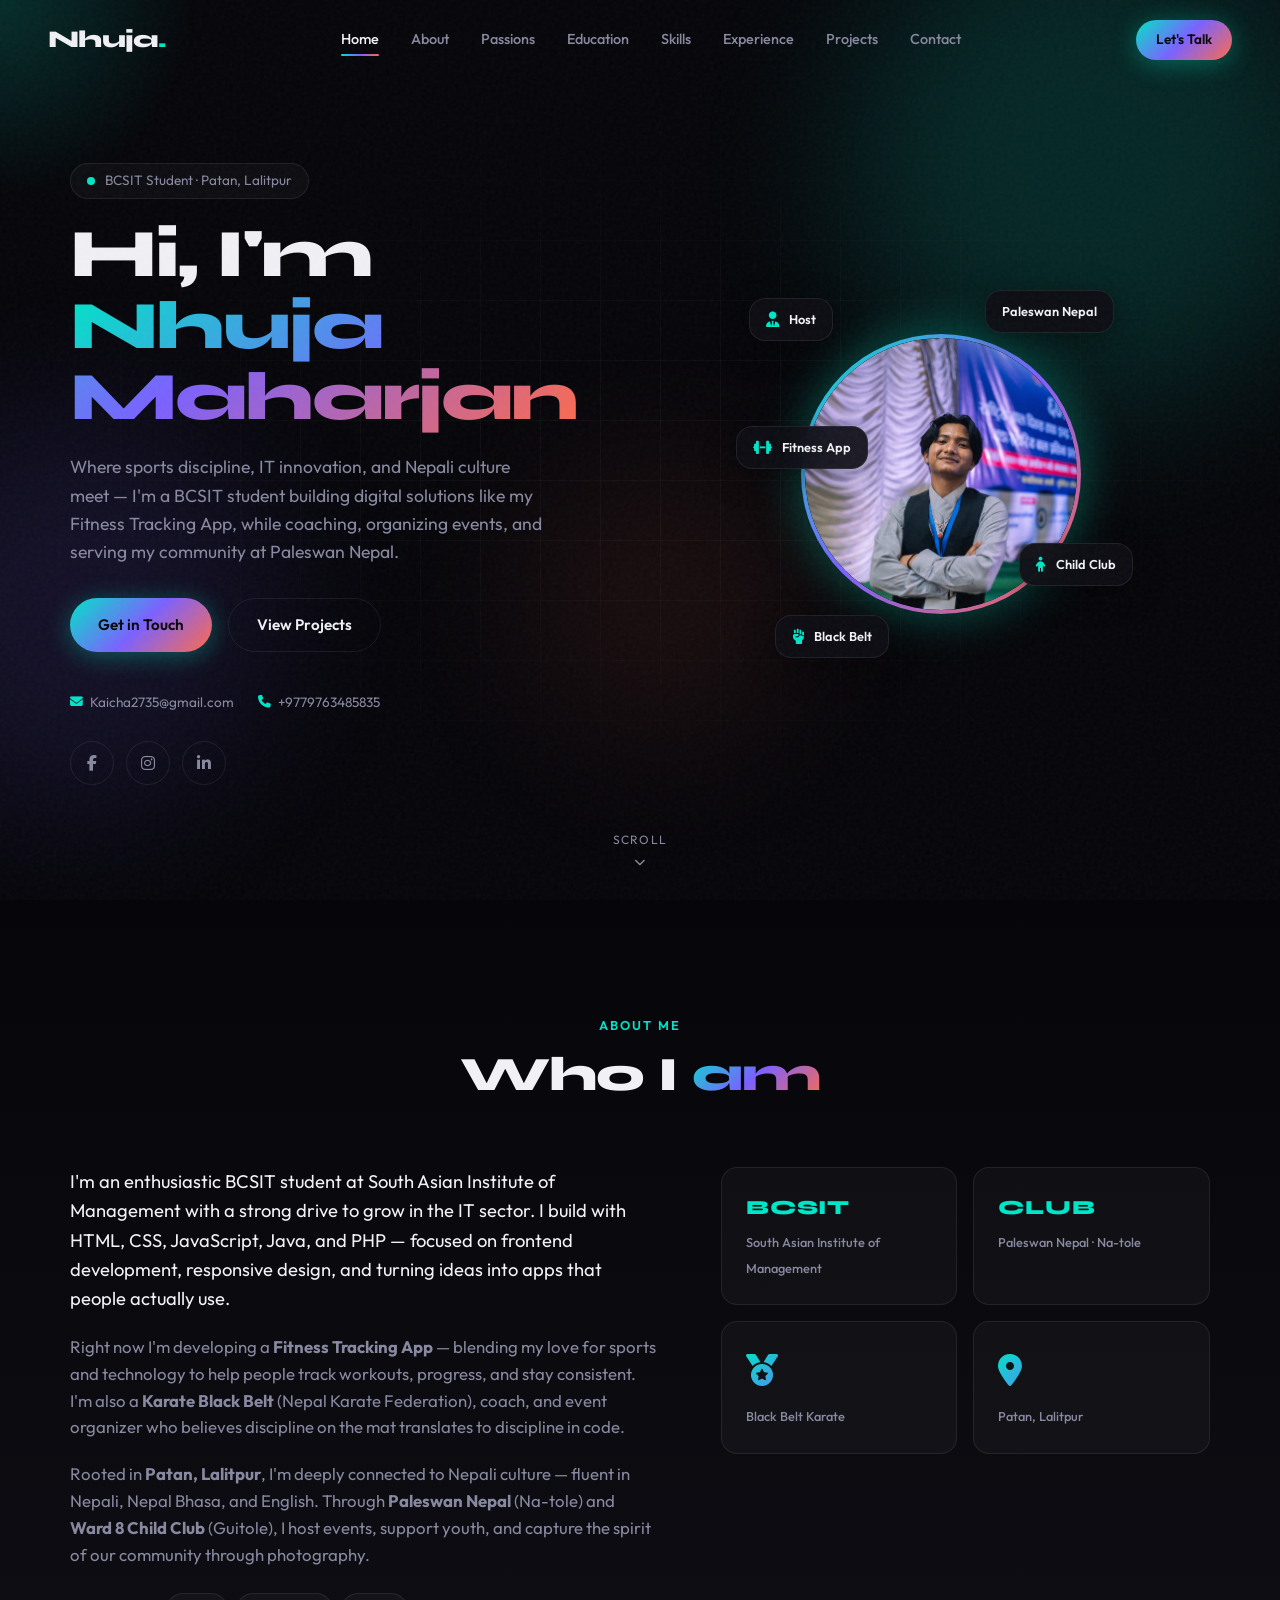
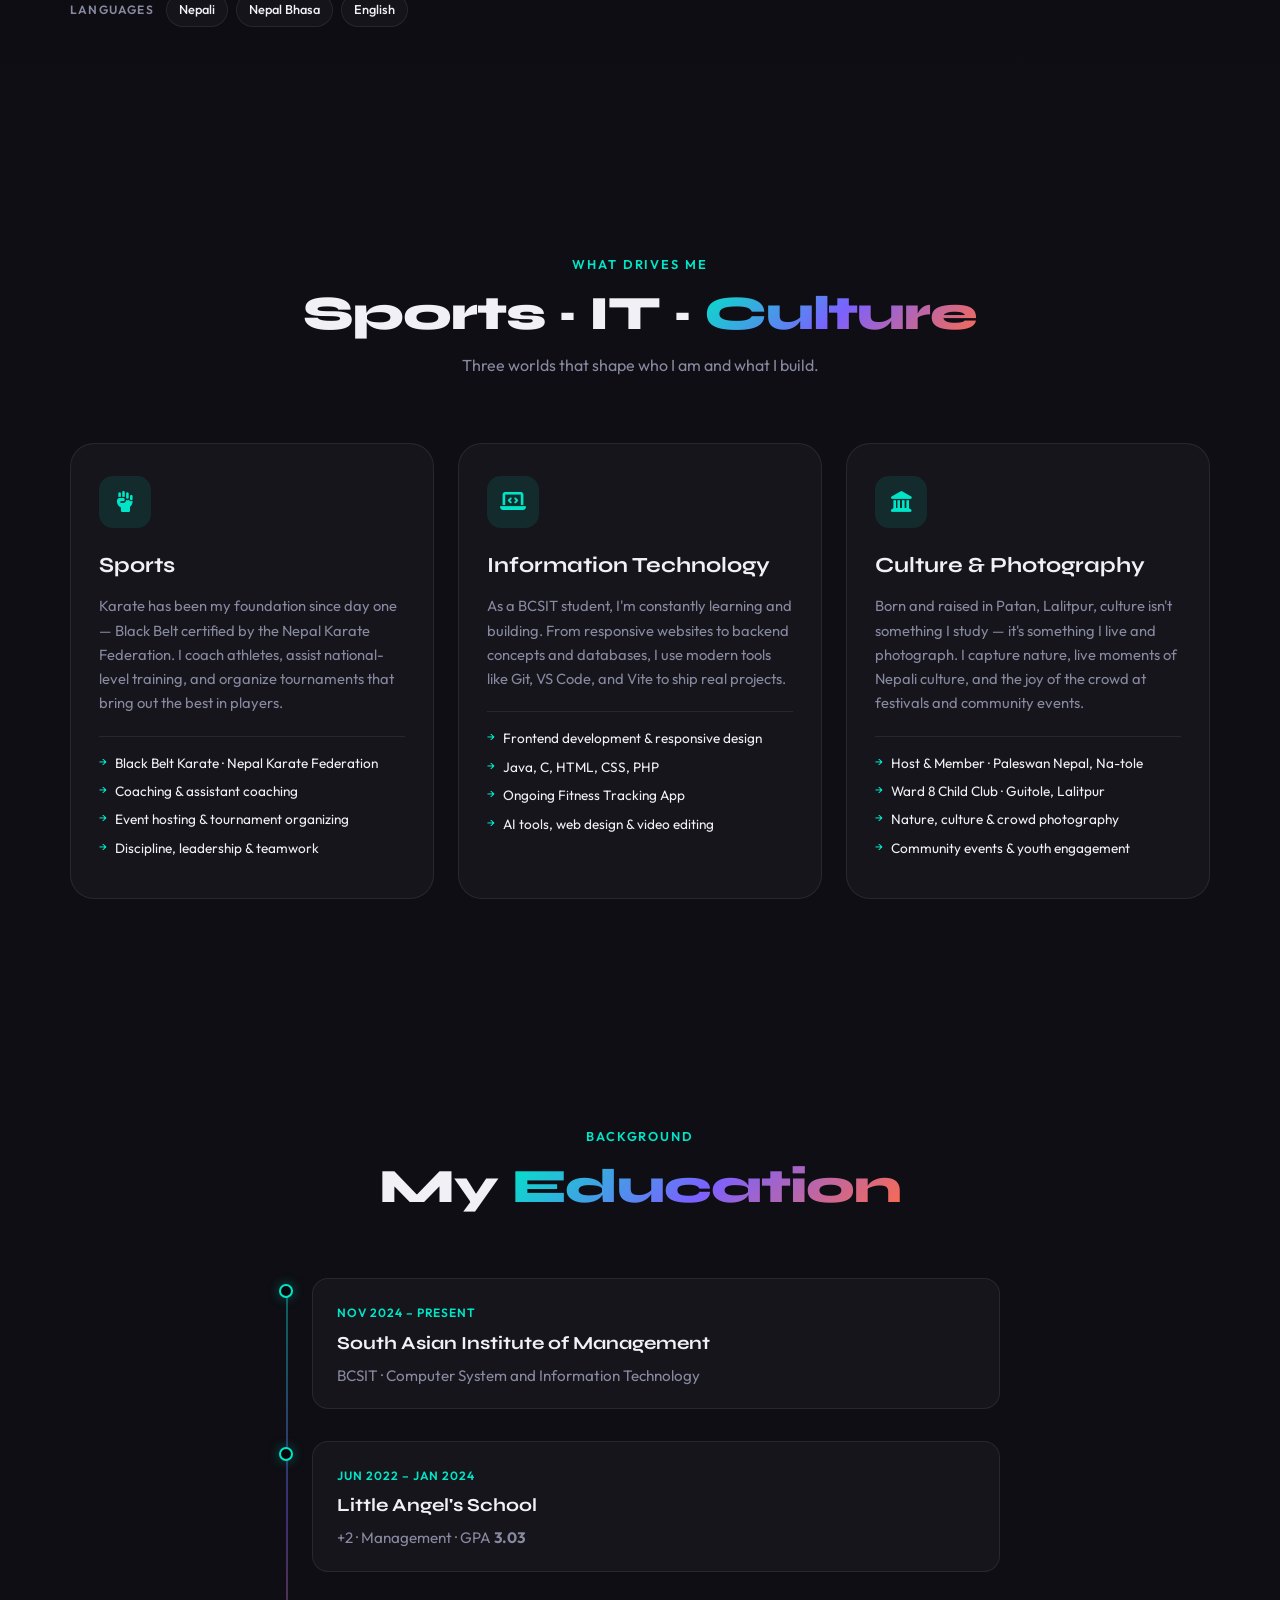
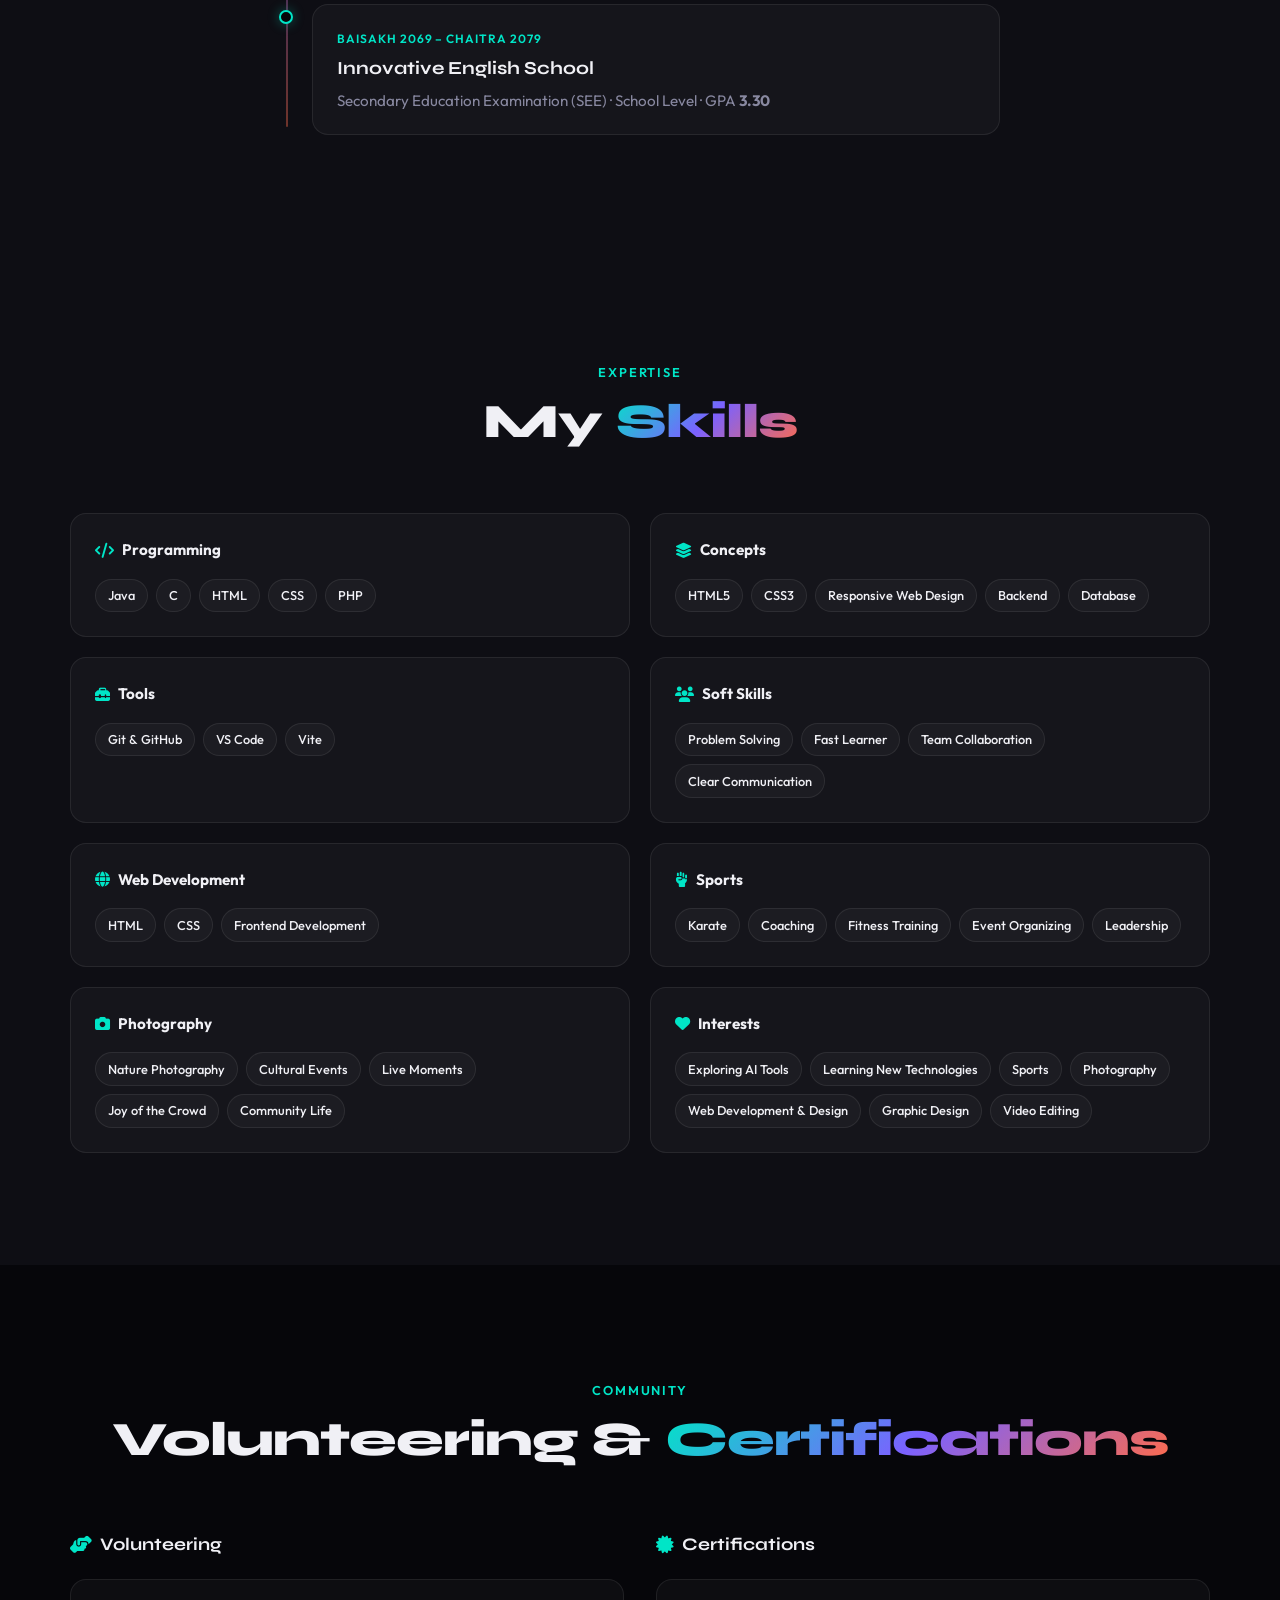
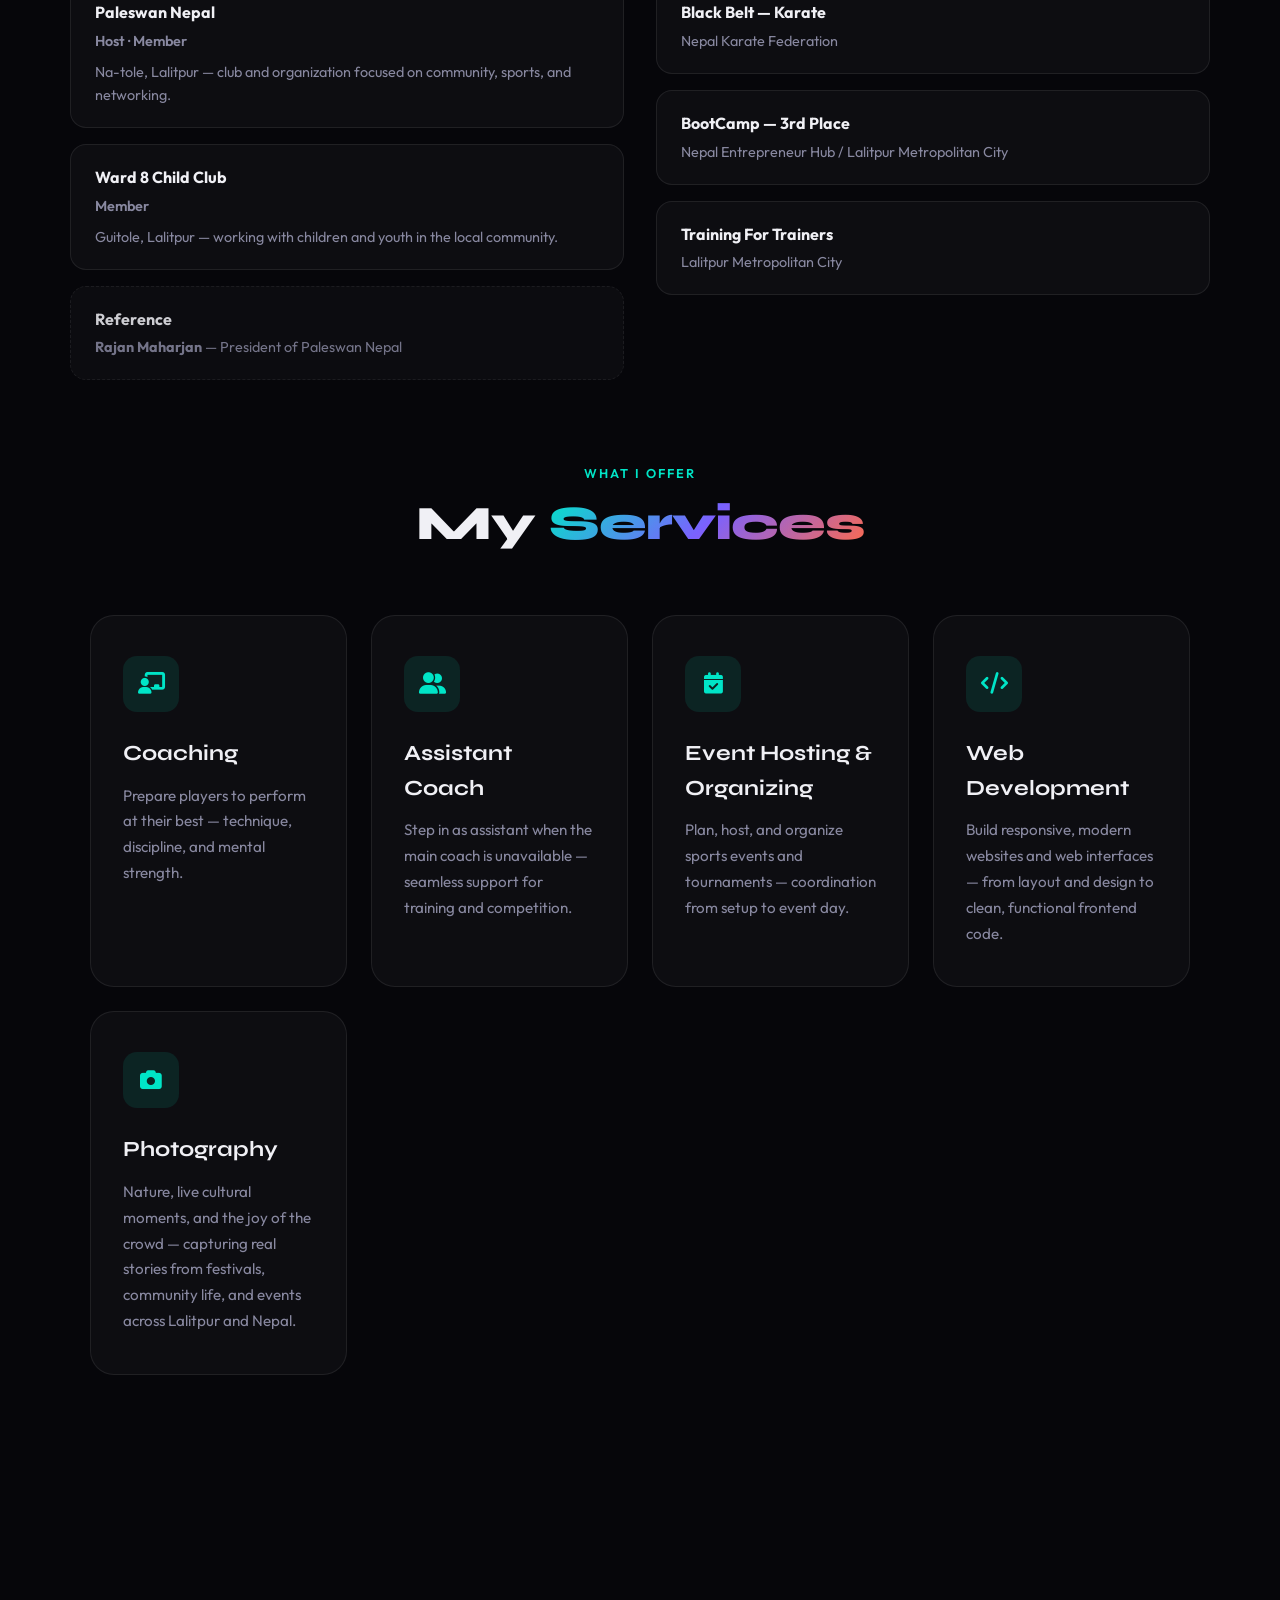
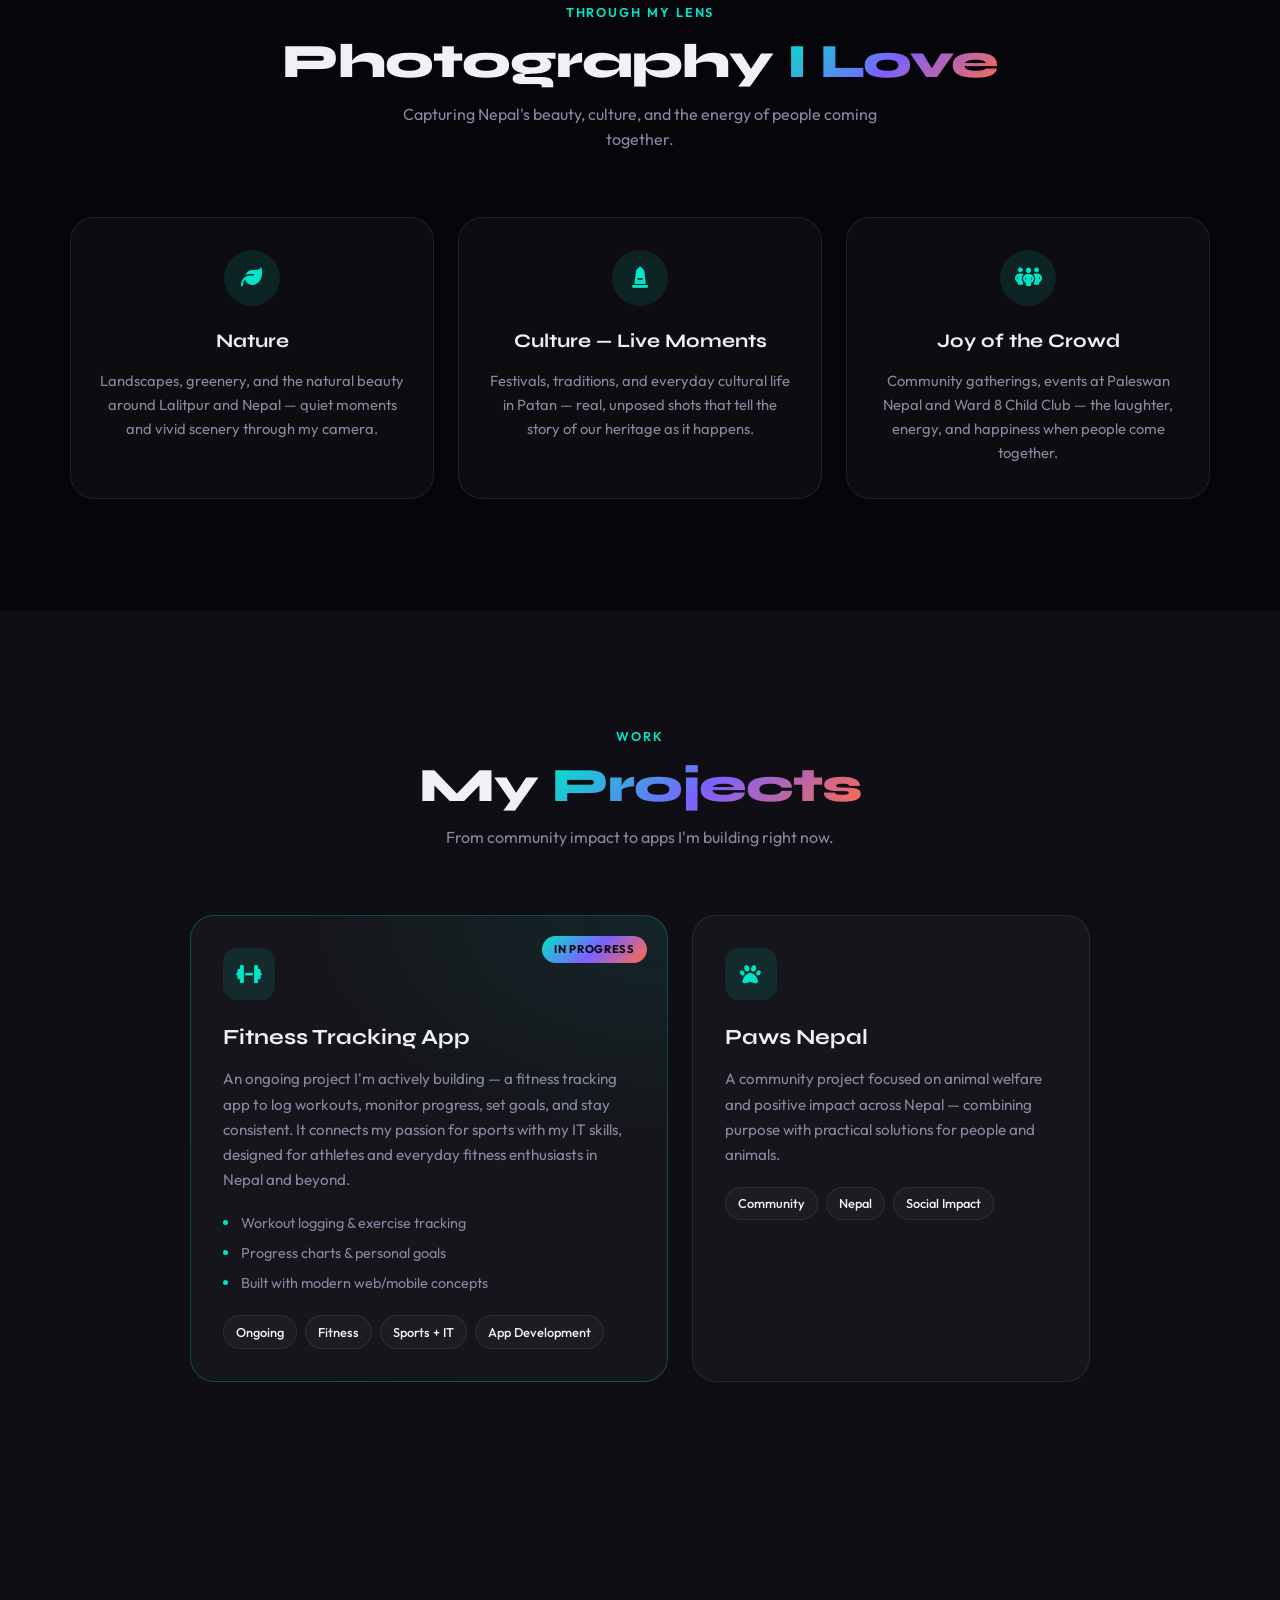
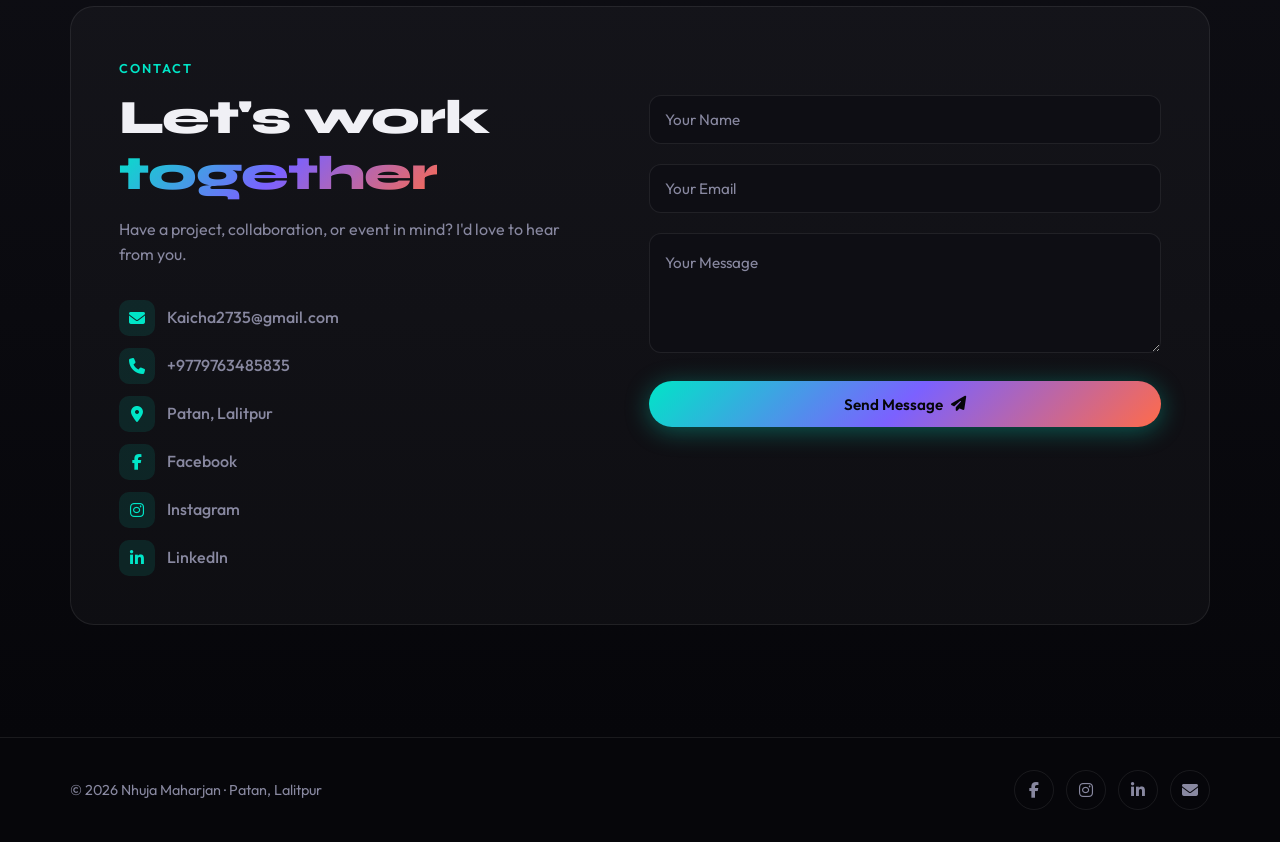
<file: index.html>
<!DOCTYPE html>
<html lang="en">
<head>
  <meta charset="UTF-8">
  <meta name="viewport" content="width=device-width, initial-scale=1.0">
  <meta name="description" content="Nhuja Maharjan — BCSIT student, Karate Black Belt, and community leader. Building a Fitness Tracking App. Sports, IT & Nepali culture. Patan, Lalitpur.">
  <title>Nhuja Maharjan | Portfolio</title>
  <link rel="preconnect" href="https://fonts.googleapis.com">
  <link rel="preconnect" href="https://fonts.gstatic.com" crossorigin>
  <link href="https://fonts.googleapis.com/css2?family=Outfit:wght@300;400;500;600;700&family=Syne:wght@600;700;800&display=swap" rel="stylesheet">
  <link rel="stylesheet" href="https://cdnjs.cloudflare.com/ajax/libs/font-awesome/6.5.1/css/all.min.css">
  <link rel="stylesheet" href="css/style.css">
</head>
<body>
  <div class="cursor-glow" aria-hidden="true"></div>
  <div class="grain" aria-hidden="true"></div>

  <header class="header" id="header">
    <a href="#home" class="logo">Nhuja<span>.</span></a>
    <nav class="nav" id="nav">
      <a href="#home" class="nav-link active">Home</a>
      <a href="#about" class="nav-link">About</a>
      <a href="#passions" class="nav-link">Passions</a>
      <a href="#education" class="nav-link">Education</a>
      <a href="#skills" class="nav-link">Skills</a>
      <a href="#experience" class="nav-link">Experience</a>
      <a href="#projects" class="nav-link">Projects</a>
      <a href="#contact" class="nav-link">Contact</a>
    </nav>
    <a href="#contact" class="btn btn-primary header-cta">Let's Talk</a>
    <button class="menu-toggle" id="menuToggle" aria-label="Toggle menu" aria-expanded="false">
      <span></span><span></span><span></span>
    </button>
  </header>

  <main>
    <section class="hero" id="home">
      <div class="hero-bg">
        <div class="orb orb-1"></div>
        <div class="orb orb-2"></div>
        <div class="orb orb-3"></div>
        <div class="grid-lines"></div>
      </div>
      <div class="container hero-inner">
        <div class="hero-content reveal">
          <p class="eyebrow">
            <span class="pulse-dot"></span>
            BCSIT Student · Patan, Lalitpur
          </p>
          <h1 class="hero-title">
            Hi, I'm <br>
            <span class="gradient-text">Nhuja Maharjan</span>
          </h1>
          <p class="hero-subtitle">
            Where sports discipline, IT innovation, and Nepali culture meet — I'm a BCSIT student building digital solutions like my Fitness Tracking App, while coaching, organizing events, and serving my community at Paleswan Nepal.
          </p>
          <div class="hero-actions">
            <a href="#contact" class="btn btn-primary">Get in Touch</a>
            <a href="#projects" class="btn btn-ghost">View Projects</a>
          </div>
          <div class="hero-contact-mini">
            <a href="mailto:Kaicha2735@gmail.com"><i class="fas fa-envelope"></i> Kaicha2735@gmail.com</a>
            <a href="tel:+9779763485835"><i class="fas fa-phone"></i> +9779763485835</a>
          </div>
          <div class="hero-social">
            <a href="https://www.facebook.com/nhujah.maharjan.11" target="_blank" rel="noopener noreferrer" aria-label="Facebook"><i class="fab fa-facebook-f"></i></a>
            <a href="https://www.instagram.com/_kai_cha/" target="_blank" rel="noopener noreferrer" aria-label="Instagram"><i class="fab fa-instagram"></i></a>
            <a href="https://www.linkedin.com/in/nhuja-maharjan-b84320339/" target="_blank" rel="noopener noreferrer" aria-label="LinkedIn"><i class="fab fa-linkedin-in"></i></a>
          </div>
        </div>
        <div class="hero-visual reveal reveal-delay">
          <div class="hero-avatar-wrap">
            <div class="avatar-ring has-photo">
              <div class="avatar has-photo">
                <img src="images/555_8491.JPG" alt="Nhuja Maharjan" class="avatar-img" width="272" height="272">
              </div>
            </div>
            <div class="floating-card card-1"><span>Paleswan Nepal</span></div>
            <div class="floating-card card-2"><i class="fas fa-dumbbell"></i><span>Fitness App</span></div>
            <div class="floating-card card-3"><i class="fas fa-user-tie"></i><span>Host</span></div>
            <div class="floating-card card-4"><i class="fas fa-child"></i><span>Child Club</span></div>
            <div class="floating-card card-5"><i class="fas fa-fist-raised"></i><span>Black Belt</span></div>
          </div>
        </div>
      </div>
      <a href="#about" class="scroll-hint" aria-label="Scroll down">
        <span>Scroll</span>
        <i class="fas fa-chevron-down"></i>
      </a>
    </section>

    <section class="section about" id="about">
      <div class="container">
        <div class="section-header reveal">
          <span class="section-tag">About Me</span>
          <h2 class="section-title">Who I <span class="gradient-text">am</span></h2>
        </div>
        <div class="about-grid">
          <div class="about-text reveal">
            <p>
              I'm an enthusiastic BCSIT student at South Asian Institute of Management with a strong drive to grow in the IT sector. I build with HTML, CSS, JavaScript, Java, and PHP — focused on frontend development, responsive design, and turning ideas into apps that people actually use.
            </p>
            <p>
              Right now I'm developing a <strong>Fitness Tracking App</strong> — blending my love for sports and technology to help people track workouts, progress, and stay consistent. I'm also a <strong>Karate Black Belt</strong> (Nepal Karate Federation), coach, and event organizer who believes discipline on the mat translates to discipline in code.
            </p>
            <p>
              Rooted in <strong>Patan, Lalitpur</strong>, I'm deeply connected to Nepali culture — fluent in Nepali, Nepal Bhasa, and English. Through <strong>Paleswan Nepal</strong> (Na-tole) and <strong>Ward 8 Child Club</strong> (Guitole), I host events, support youth, and capture the spirit of our community through photography.
            </p>
            <div class="lang-tags reveal">
              <span class="lang-label">Languages</span>
              <span class="tag">Nepali</span>
              <span class="tag">Nepal Bhasa</span>
              <span class="tag">English</span>
            </div>
          </div>
          <div class="stats reveal reveal-delay">
            <div class="stat-card">
              <span class="stat-number stat-text">BCSIT</span>
              <span class="stat-label">South Asian Institute of Management</span>
            </div>
            <div class="stat-card">
              <span class="stat-number stat-text">Club</span>
              <span class="stat-label">Paleswan Nepal · Na-tole</span>
            </div>
            <div class="stat-card">
              <span class="stat-number"><i class="fas fa-medal"></i></span>
              <span class="stat-label">Black Belt Karate</span>
            </div>
            <div class="stat-card">
              <span class="stat-number"><i class="fas fa-map-marker-alt"></i></span>
              <span class="stat-label">Patan, Lalitpur</span>
            </div>
          </div>
        </div>
      </div>
    </section>

    <section class="section passions" id="passions">
      <div class="container">
        <div class="section-header reveal">
          <span class="section-tag">What Drives Me</span>
          <h2 class="section-title">Sports · IT · <span class="gradient-text">Culture</span></h2>
          <p class="section-desc">Three worlds that shape who I am and what I build.</p>
        </div>
        <div class="passion-grid">
          <article class="passion-card reveal">
            <div class="passion-icon"><i class="fas fa-fist-raised"></i></div>
            <h3>Sports</h3>
            <p>
              Karate has been my foundation since day one — Black Belt certified by the Nepal Karate Federation. I coach athletes, assist national-level training, and organize tournaments that bring out the best in players.
            </p>
            <ul class="passion-list">
              <li>Black Belt Karate · Nepal Karate Federation</li>
              <li>Coaching & assistant coaching</li>
              <li>Event hosting & tournament organizing</li>
              <li>Discipline, leadership & teamwork</li>
            </ul>
          </article>
          <article class="passion-card reveal reveal-delay">
            <div class="passion-icon"><i class="fas fa-laptop-code"></i></div>
            <h3>Information Technology</h3>
            <p>
              As a BCSIT student, I'm constantly learning and building. From responsive websites to backend concepts and databases, I use modern tools like Git, VS Code, and Vite to ship real projects.
            </p>
            <ul class="passion-list">
              <li>Frontend development & responsive design</li>
              <li>Java, C, HTML, CSS, PHP</li>
              <li>Ongoing Fitness Tracking App</li>
              <li>AI tools, web design & video editing</li>
            </ul>
          </article>
          <article class="passion-card reveal reveal-delay-2">
            <div class="passion-icon"><i class="fas fa-landmark"></i></div>
            <h3>Culture & Photography</h3>
            <p>
              Born and raised in Patan, Lalitpur, culture isn't something I study — it's something I live and photograph. I capture nature, live moments of Nepali culture, and the joy of the crowd at festivals and community events.
            </p>
            <ul class="passion-list">
              <li>Host & Member · Paleswan Nepal, Na-tole</li>
              <li>Ward 8 Child Club · Guitole, Lalitpur</li>
              <li>Nature, culture & crowd photography</li>
              <li>Community events & youth engagement</li>
            </ul>
          </article>
        </div>
      </div>
    </section>

    <section class="section education" id="education">
      <div class="container">
        <div class="section-header reveal">
          <span class="section-tag">Background</span>
          <h2 class="section-title">My <span class="gradient-text">Education</span></h2>
        </div>
        <div class="timeline">
          <article class="timeline-item reveal">
            <div class="timeline-dot"></div>
            <div class="timeline-content">
              <span class="timeline-year">Nov 2024 – Present</span>
              <h3>South Asian Institute of Management</h3>
              <p class="timeline-meta">BCSIT · Computer System and Information Technology</p>
            </div>
          </article>
          <article class="timeline-item reveal">
            <div class="timeline-dot"></div>
            <div class="timeline-content">
              <span class="timeline-year">Jun 2022 – Jan 2024</span>
              <h3>Little Angel's School</h3>
              <p class="timeline-meta">+2 · Management · GPA <strong>3.03</strong></p>
            </div>
          </article>
          <article class="timeline-item reveal">
            <div class="timeline-dot"></div>
            <div class="timeline-content">
              <span class="timeline-year">Baisakh 2069 – Chaitra 2079</span>
              <h3>Innovative English School</h3>
              <p class="timeline-meta">Secondary Education Examination (SEE) · School Level · GPA <strong>3.30</strong></p>
            </div>
          </article>
        </div>
      </div>
    </section>

    <section class="section skills" id="skills">
      <div class="container">
        <div class="section-header reveal">
          <span class="section-tag">Expertise</span>
          <h2 class="section-title">My <span class="gradient-text">Skills</span></h2>
        </div>
        <div class="skill-groups">
          <div class="skill-group reveal">
            <h3><i class="fas fa-code"></i> Programming</h3>
            <div class="tag-list">
              <span class="tag">Java</span>
              <span class="tag">C</span>
              <span class="tag">HTML</span>
              <span class="tag">CSS</span>
              <span class="tag">PHP</span>
            </div>
          </div>
          <div class="skill-group reveal">
            <h3><i class="fas fa-layer-group"></i> Concepts</h3>
            <div class="tag-list">
              <span class="tag">HTML5</span>
              <span class="tag">CSS3</span>
              <span class="tag">Responsive Web Design</span>
              <span class="tag">Backend</span>
              <span class="tag">Database</span>
            </div>
          </div>
          <div class="skill-group reveal">
            <h3><i class="fas fa-toolbox"></i> Tools</h3>
            <div class="tag-list">
              <span class="tag">Git & GitHub</span>
              <span class="tag">VS Code</span>
              <span class="tag">Vite</span>
            </div>
          </div>
          <div class="skill-group reveal">
            <h3><i class="fas fa-users"></i> Soft Skills</h3>
            <div class="tag-list">
              <span class="tag">Problem Solving</span>
              <span class="tag">Fast Learner</span>
              <span class="tag">Team Collaboration</span>
              <span class="tag">Clear Communication</span>
            </div>
          </div>
          <div class="skill-group reveal">
            <h3><i class="fas fa-globe"></i> Web Development</h3>
            <div class="tag-list">
              <span class="tag">HTML</span>
              <span class="tag">CSS</span>
              <span class="tag">Frontend Development</span>
            </div>
          </div>
          <div class="skill-group reveal">
            <h3><i class="fas fa-fist-raised"></i> Sports</h3>
            <div class="tag-list">
              <span class="tag">Karate</span>
              <span class="tag">Coaching</span>
              <span class="tag">Fitness Training</span>
              <span class="tag">Event Organizing</span>
              <span class="tag">Leadership</span>
            </div>
          </div>
          <div class="skill-group reveal">
            <h3><i class="fas fa-camera"></i> Photography</h3>
            <div class="tag-list">
              <span class="tag">Nature Photography</span>
              <span class="tag">Cultural Events</span>
              <span class="tag">Live Moments</span>
              <span class="tag">Joy of the Crowd</span>
              <span class="tag">Community Life</span>
            </div>
          </div>
          <div class="skill-group reveal">
            <h3><i class="fas fa-heart"></i> Interests</h3>
            <div class="tag-list">
              <span class="tag">Exploring AI Tools</span>
              <span class="tag">Learning New Technologies</span>
              <span class="tag">Sports</span>
              <span class="tag">Photography</span>
              <span class="tag">Web Development & Design</span>
              <span class="tag">Graphic Design</span>
              <span class="tag">Video Editing</span>
            </div>
          </div>
        </div>
      </div>
    </section>

    <section class="section experience" id="experience">
      <div class="container">
        <div class="section-header reveal">
          <span class="section-tag">Community</span>
          <h2 class="section-title">Volunteering & <span class="gradient-text">Certifications</span></h2>
        </div>
        <div class="dual-grid">
          <div class="dual-col reveal">
            <h3 class="dual-heading"><i class="fas fa-hands-helping"></i> Volunteering</h3>
            <article class="info-card">
              <h4>Paleswan Nepal</h4>
              <p class="info-role">Host · Member</p>
              <p>Na-tole, Lalitpur — club and organization focused on community, sports, and networking.</p>
            </article>
            <article class="info-card">
              <h4>Ward 8 Child Club</h4>
              <p class="info-role">Member</p>
              <p>Guitole, Lalitpur — working with children and youth in the local community.</p>
            </article>
            <article class="info-card info-card-muted">
              <h4>Reference</h4>
              <p><strong>Rajan Maharjan</strong> — President of Paleswan Nepal</p>
            </article>
          </div>
          <div class="dual-col reveal reveal-delay">
            <h3 class="dual-heading"><i class="fas fa-certificate"></i> Certifications</h3>
            <article class="info-card">
              <h4>Black Belt — Karate</h4>
              <p>Nepal Karate Federation</p>
            </article>
            <article class="info-card">
              <h4>BootCamp — 3rd Place</h4>
              <p>Nepal Entrepreneur Hub / Lalitpur Metropolitan City</p>
            </article>
            <article class="info-card">
              <h4>Training For Trainers</h4>
              <p>Lalitpur Metropolitan City</p>
            </article>
          </div>
        </div>

        <div class="section-header reveal section-header-spaced">
          <span class="section-tag">What I Offer</span>
          <h2 class="section-title">My <span class="gradient-text">Services</span></h2>
        </div>
        <div class="services-grid services-grid-wide">
          <article class="service-card reveal">
            <div class="service-icon"><i class="fas fa-chalkboard-teacher"></i></div>
            <h3>Coaching</h3>
            <p>Prepare players to perform at their best — technique, discipline, and mental strength.</p>
          </article>
          <article class="service-card reveal reveal-delay">
            <div class="service-icon"><i class="fas fa-user-friends"></i></div>
            <h3>Assistant Coach</h3>
            <p>Step in as assistant when the main coach is unavailable — seamless support for training and competition.</p>
          </article>
          <article class="service-card reveal reveal-delay-2">
            <div class="service-icon"><i class="fas fa-calendar-check"></i></div>
            <h3>Event Hosting & Organizing</h3>
            <p>Plan, host, and organize sports events and tournaments — coordination from setup to event day.</p>
          </article>
          <article class="service-card reveal">
            <div class="service-icon"><i class="fas fa-code"></i></div>
            <h3>Web Development</h3>
            <p>Build responsive, modern websites and web interfaces — from layout and design to clean, functional frontend code.</p>
          </article>
          <article class="service-card reveal reveal-delay">
            <div class="service-icon"><i class="fas fa-camera"></i></div>
            <h3>Photography</h3>
            <p>Nature, live cultural moments, and the joy of the crowd — capturing real stories from festivals, community life, and events across Lalitpur and Nepal.</p>
          </article>
        </div>
      </div>
    </section>

    <section class="section photography" id="photography">
      <div class="container">
        <div class="section-header reveal">
          <span class="section-tag">Through My Lens</span>
          <h2 class="section-title">Photography <span class="gradient-text">I Love</span></h2>
          <p class="section-desc">Capturing Nepal's beauty, culture, and the energy of people coming together.</p>
        </div>
        <div class="photo-themes">
          <article class="photo-theme reveal">
            <div class="photo-theme-icon"><i class="fas fa-leaf"></i></div>
            <h3>Nature</h3>
            <p>Landscapes, greenery, and the natural beauty around Lalitpur and Nepal — quiet moments and vivid scenery through my camera.</p>
          </article>
          <article class="photo-theme reveal reveal-delay">
            <div class="photo-theme-icon"><i class="fas fa-monument"></i></div>
            <h3>Culture — Live Moments</h3>
            <p>Festivals, traditions, and everyday cultural life in Patan — real, unposed shots that tell the story of our heritage as it happens.</p>
          </article>
          <article class="photo-theme reveal reveal-delay-2">
            <div class="photo-theme-icon"><i class="fas fa-people-group"></i></div>
            <h3>Joy of the Crowd</h3>
            <p>Community gatherings, events at Paleswan Nepal and Ward 8 Child Club — the laughter, energy, and happiness when people come together.</p>
          </article>
        </div>
      </div>
    </section>

    <section class="section projects" id="projects">
      <div class="container">
        <div class="section-header reveal">
          <span class="section-tag">Work</span>
          <h2 class="section-title">My <span class="gradient-text">Projects</span></h2>
          <p class="section-desc">From community impact to apps I'm building right now.</p>
        </div>
        <div class="projects-grid projects-grid-wide">
          <article class="project-card project-card-featured reveal">
            <span class="project-status">In Progress</span>
            <div class="project-icon"><i class="fas fa-dumbbell"></i></div>
            <h3>Fitness Tracking App</h3>
            <p>
              An ongoing project I'm actively building — a fitness tracking app to log workouts, monitor progress, set goals, and stay consistent. It connects my passion for sports with my IT skills, designed for athletes and everyday fitness enthusiasts in Nepal and beyond.
            </p>
            <ul class="project-features">
              <li>Workout logging & exercise tracking</li>
              <li>Progress charts & personal goals</li>
              <li>Built with modern web/mobile concepts</li>
            </ul>
            <div class="tag-list">
              <span class="tag">Ongoing</span>
              <span class="tag">Fitness</span>
              <span class="tag">Sports + IT</span>
              <span class="tag">App Development</span>
            </div>
          </article>
          <article class="project-card reveal reveal-delay">
            <div class="project-icon"><i class="fas fa-paw"></i></div>
            <h3>Paws Nepal</h3>
            <p>A community project focused on animal welfare and positive impact across Nepal — combining purpose with practical solutions for people and animals.</p>
            <div class="tag-list">
              <span class="tag">Community</span>
              <span class="tag">Nepal</span>
              <span class="tag">Social Impact</span>
            </div>
          </article>
        </div>
      </div>
    </section>

    <section class="section contact" id="contact">
      <div class="container">
        <div class="contact-wrapper">
          <div class="contact-info reveal">
            <span class="section-tag">Contact</span>
            <h2 class="section-title">Let's work <span class="gradient-text">together</span></h2>
            <p>Have a project, collaboration, or event in mind? I'd love to hear from you.</p>
            <div class="contact-links">
              <a href="mailto:Kaicha2735@gmail.com" class="contact-link">
                <i class="fas fa-envelope"></i> Kaicha2735@gmail.com
              </a>
              <a href="tel:+9779763485835" class="contact-link">
                <i class="fas fa-phone"></i> +9779763485835
              </a>
              <a href="#" class="contact-link">
                <i class="fas fa-map-marker-alt"></i> Patan, Lalitpur
              </a>
              <a href="https://www.facebook.com/nhujah.maharjan.11" target="_blank" rel="noopener noreferrer" class="contact-link">
                <i class="fab fa-facebook-f"></i> Facebook
              </a>
              <a href="https://www.instagram.com/_kai_cha/" target="_blank" rel="noopener noreferrer" class="contact-link">
                <i class="fab fa-instagram"></i> Instagram
              </a>
              <a href="https://www.linkedin.com/in/nhuja-maharjan-b84320339/" target="_blank" rel="noopener noreferrer" class="contact-link">
                <i class="fab fa-linkedin-in"></i> LinkedIn
              </a>
            </div>
          </div>
          <form
            class="contact-form reveal reveal-delay"
            id="contactForm"
            action="https://formsubmit.co/Kaicha2735@gmail.com"
            method="POST"
            novalidate
          >
            <input type="hidden" name="_subject" value="New message from portfolio">
            <input type="hidden" name="_template" value="table">
            <input type="hidden" name="_captcha" value="false">
            <p class="form-status" id="formStatus" role="status" aria-live="polite"></p>
            <input type="text" name="_honey" class="form-honey" tabindex="-1" autocomplete="off" aria-hidden="true">
            <div class="form-group">
              <input type="text" id="name" name="name" placeholder=" " required>
              <label for="name">Your Name</label>
            </div>
            <div class="form-group">
              <input type="email" id="email" name="email" placeholder=" " required>
              <label for="email">Your Email</label>
            </div>
            <div class="form-group">
              <textarea id="message" name="message" rows="4" placeholder=" " required></textarea>
              <label for="message">Your Message</label>
            </div>
            <button type="submit" class="btn btn-primary btn-full">
              Send Message <i class="fas fa-paper-plane"></i>
            </button>
          </form>
        </div>
      </div>
    </section>
  </main>

  <footer class="footer">
    <div class="container footer-inner">
      <p>&copy; <span id="year"></span> Nhuja Maharjan · Patan, Lalitpur</p>
      <div class="footer-social">
        <a href="https://www.facebook.com/nhujah.maharjan.11" target="_blank" rel="noopener noreferrer" aria-label="Facebook"><i class="fab fa-facebook-f"></i></a>
        <a href="https://www.instagram.com/_kai_cha/" target="_blank" rel="noopener noreferrer" aria-label="Instagram"><i class="fab fa-instagram"></i></a>
        <a href="https://www.linkedin.com/in/nhuja-maharjan-b84320339/" target="_blank" rel="noopener noreferrer" aria-label="LinkedIn"><i class="fab fa-linkedin-in"></i></a>
        <a href="mailto:Kaicha2735@gmail.com" aria-label="Email"><i class="fas fa-envelope"></i></a>
      </div>
    </div>
  </footer>

  <script src="js/config.js"></script>
  <script src="js/mailer.js"></script>
  <script src="js/main.js"></script>
</body>
</html>
</file>
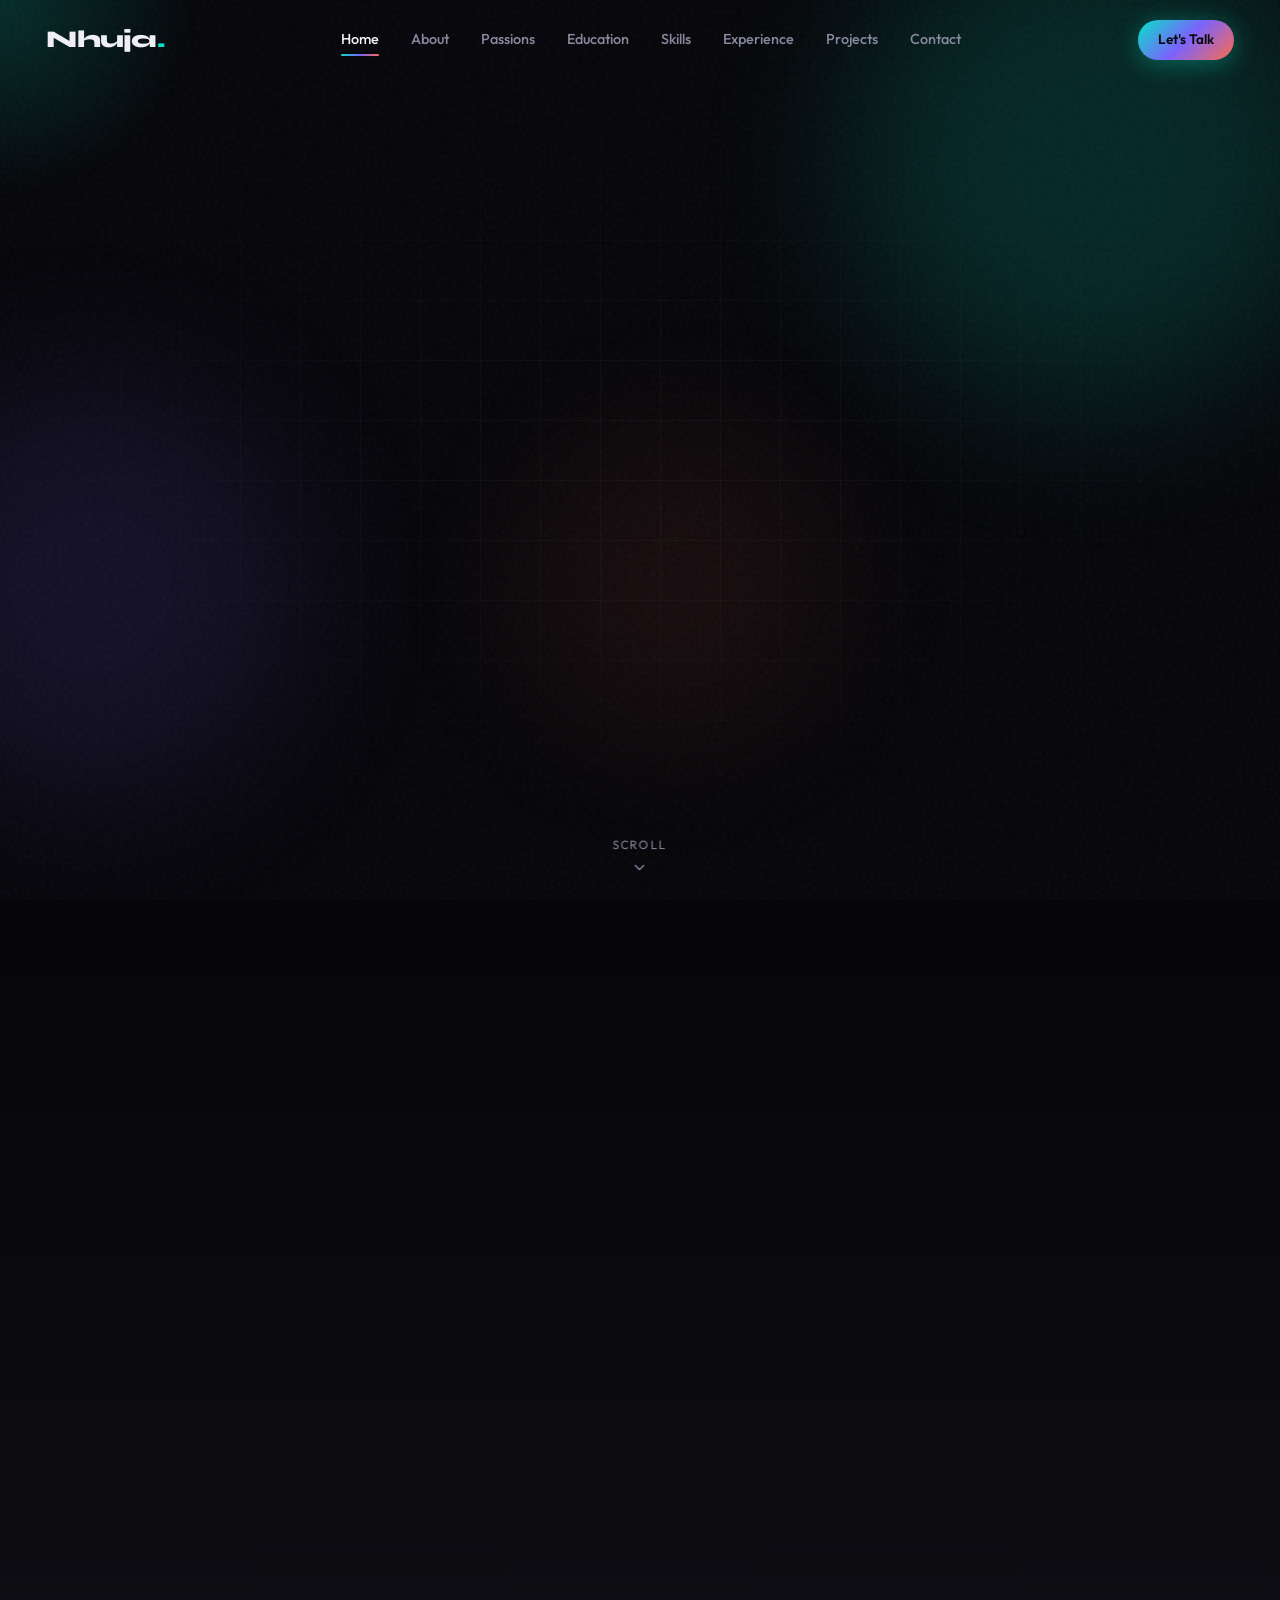
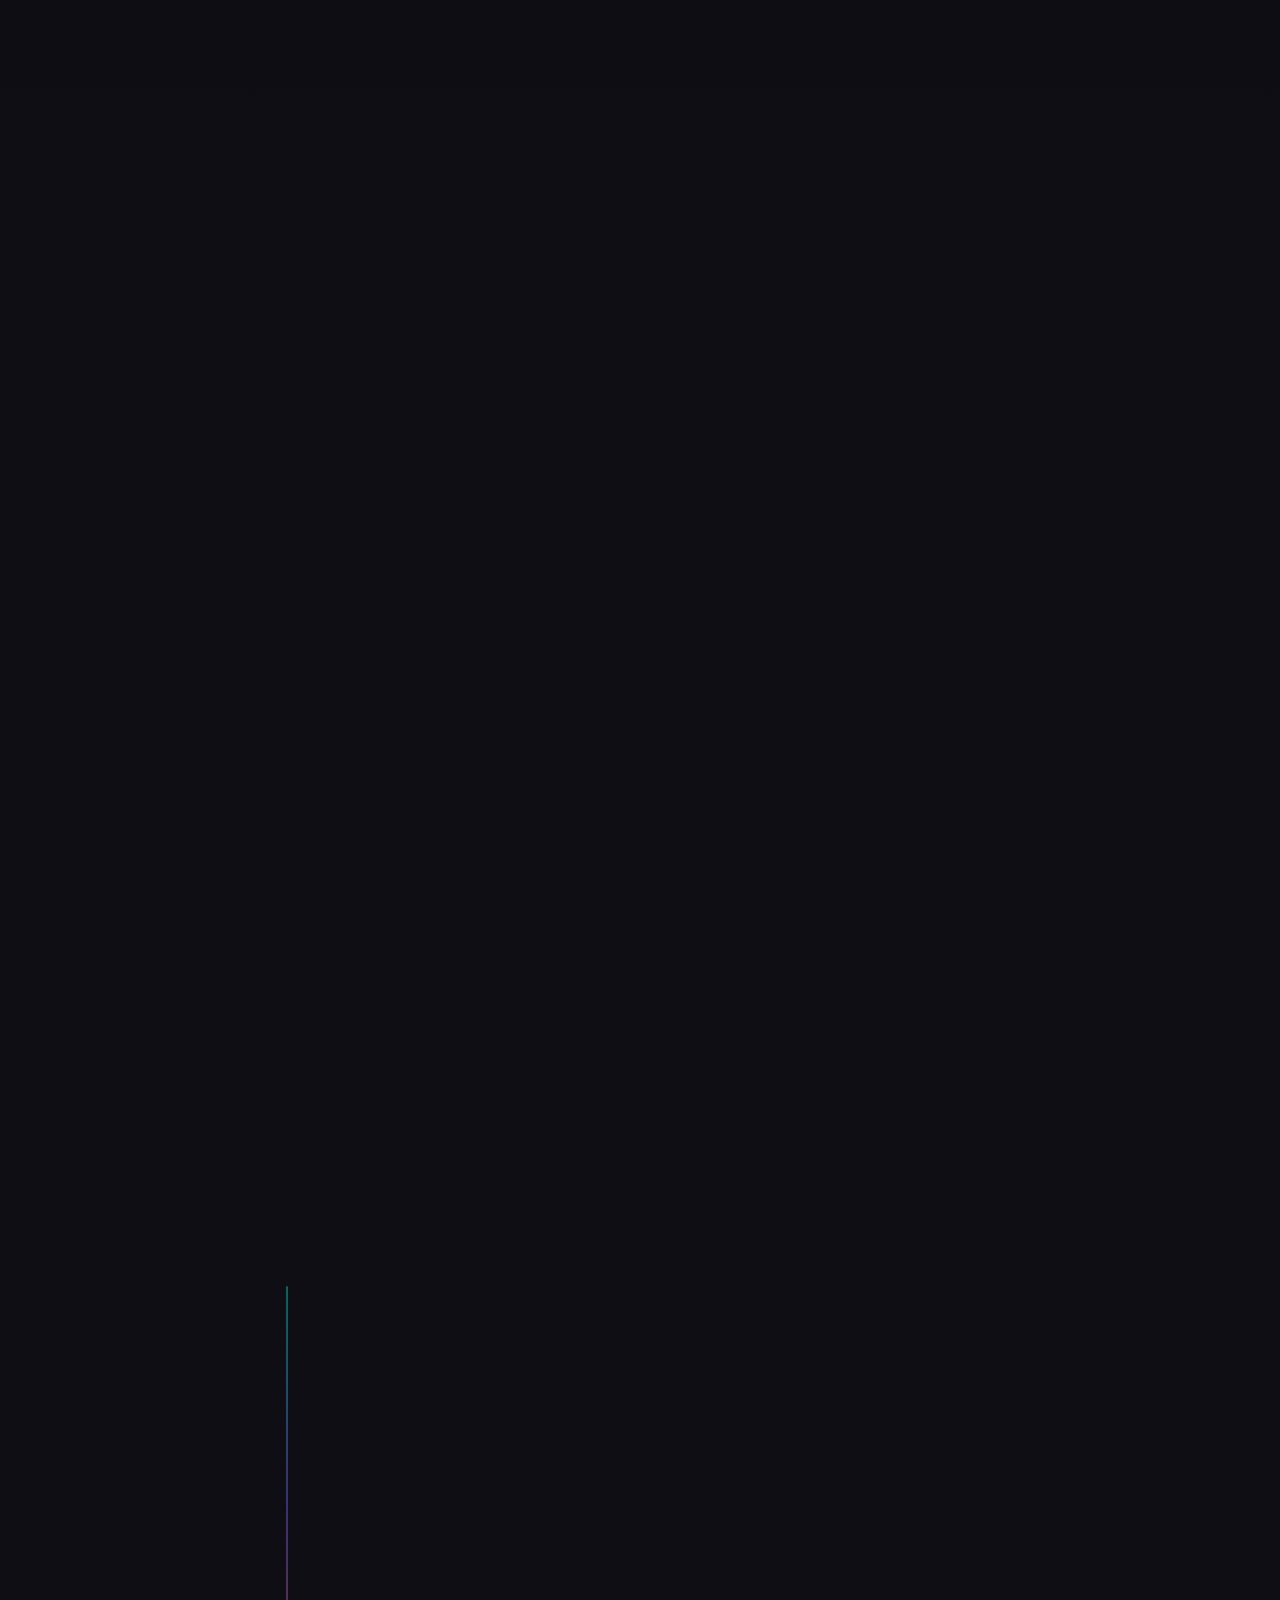
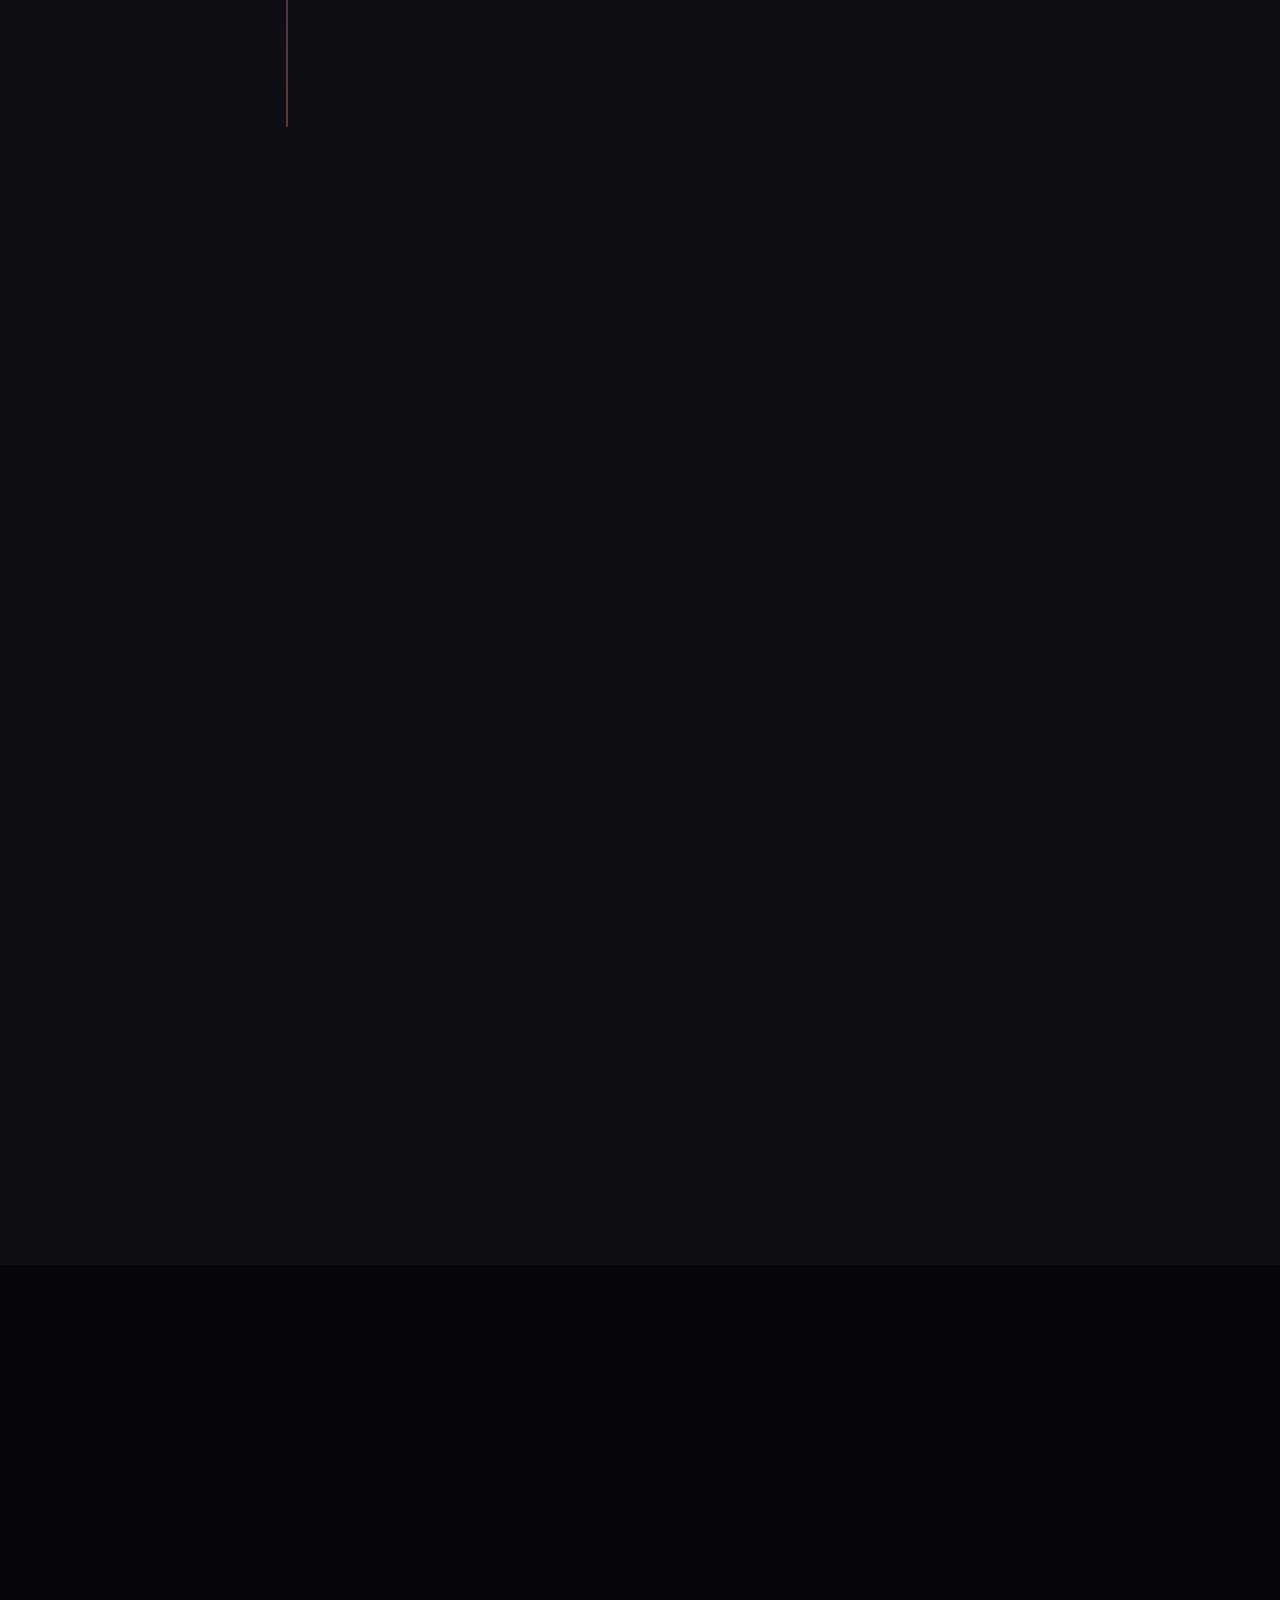
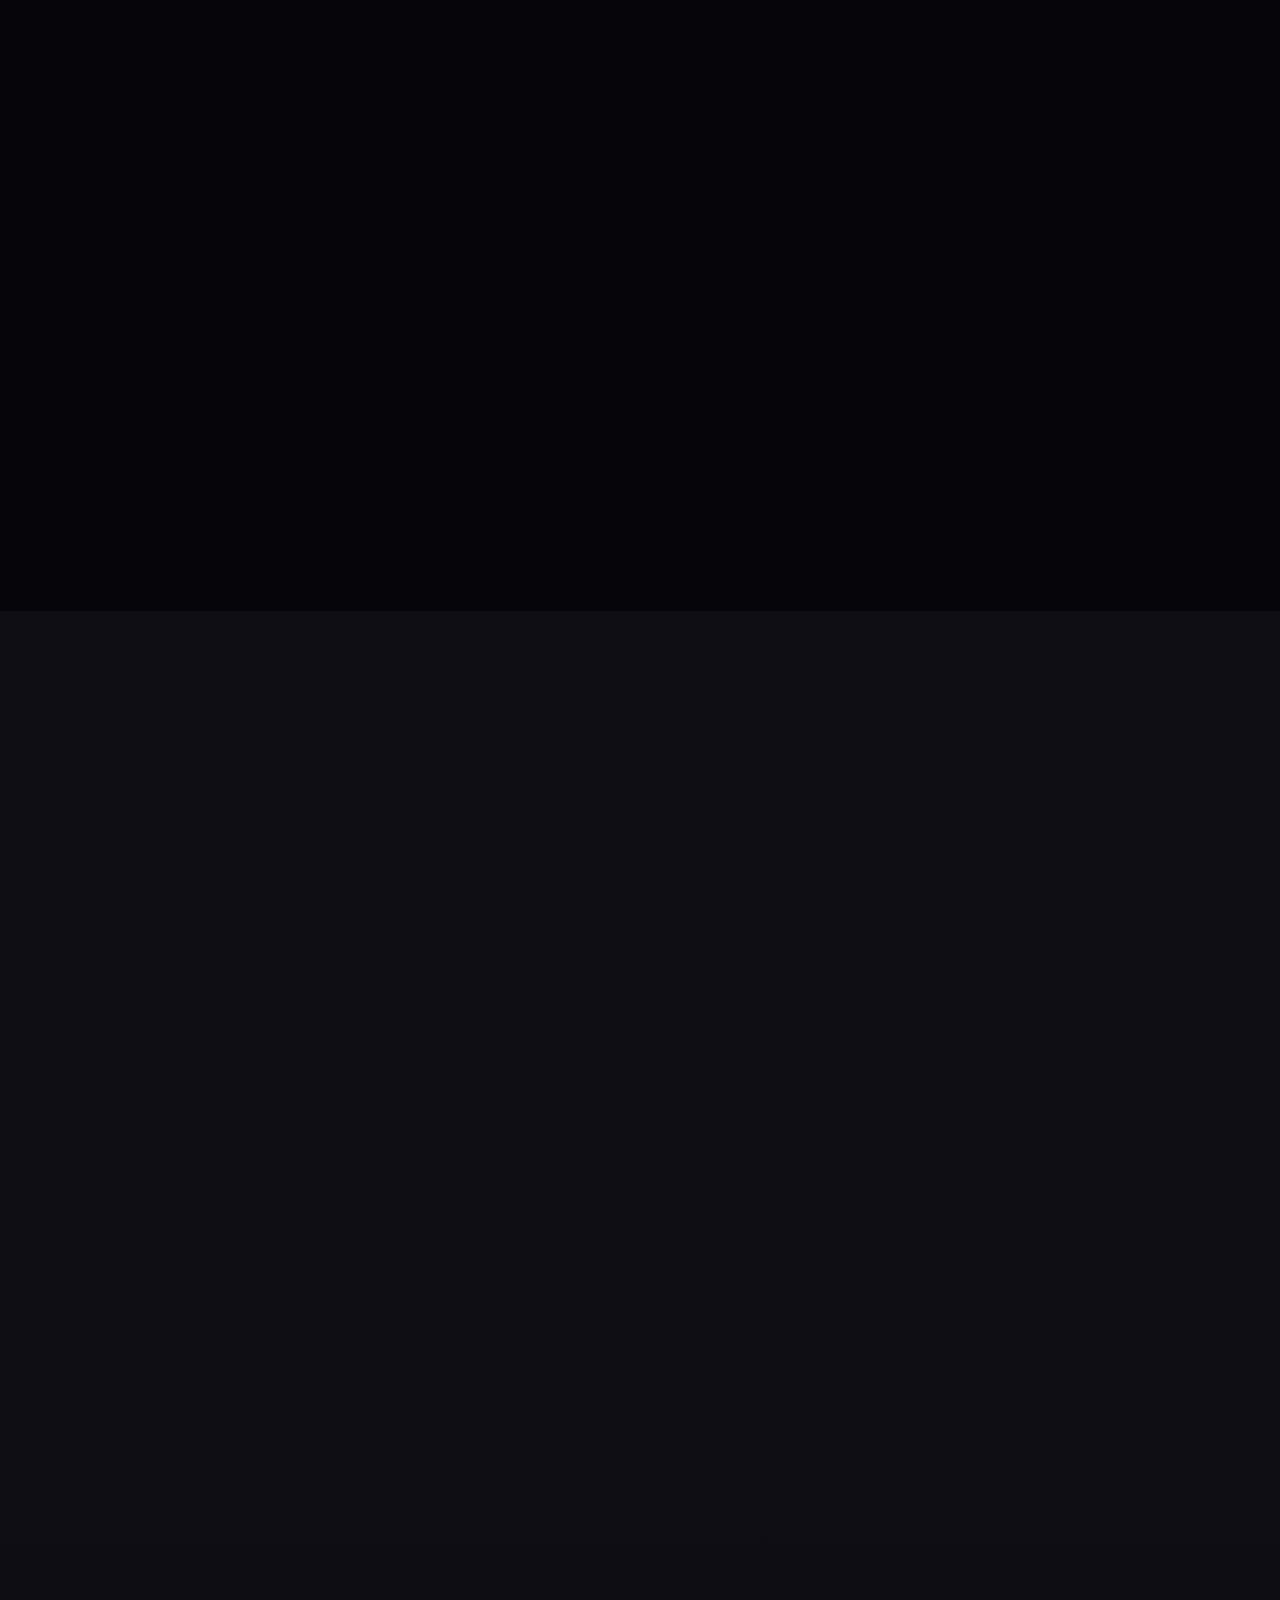
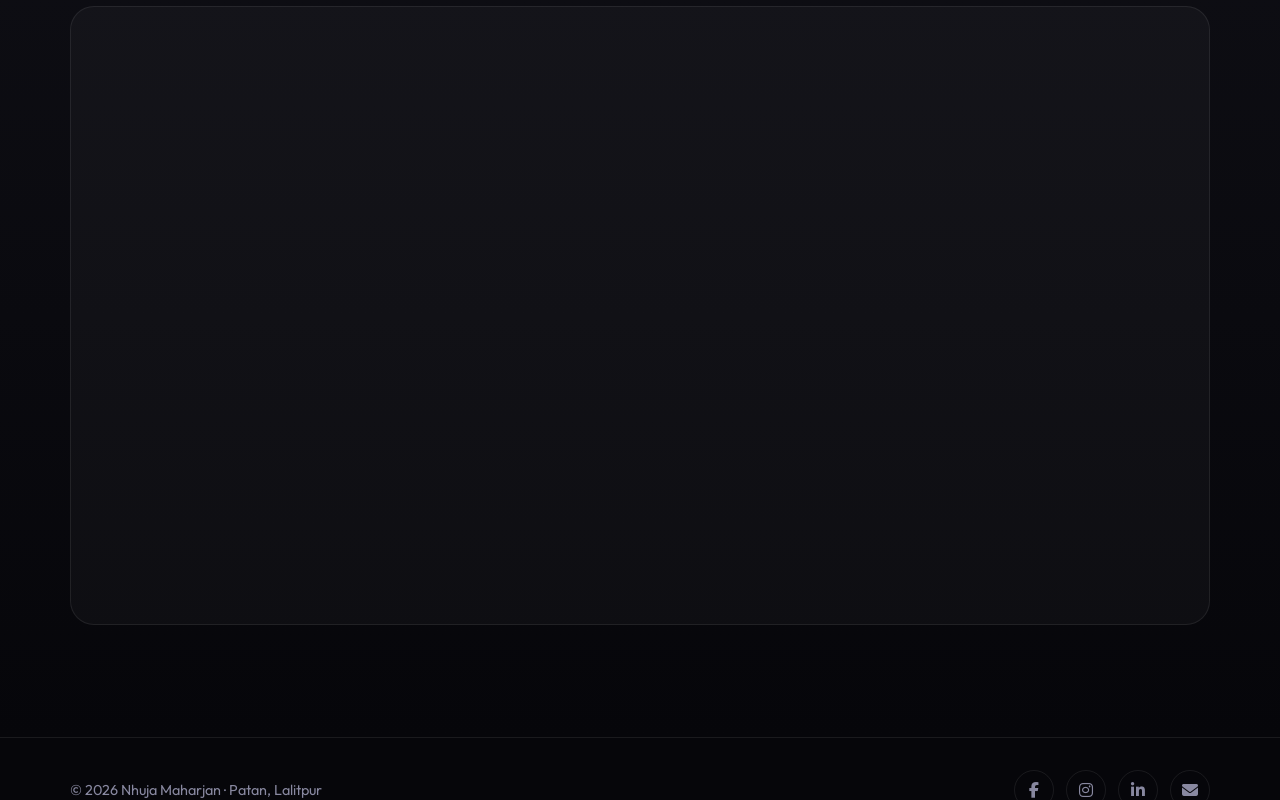
<file: main/index.html>
<!DOCTYPE html>
<html lang="en">
<head>
  <meta charset="UTF-8">
  <meta http-equiv="refresh" content="0; url=../index.html">
  <title>Redirecting…</title>
  <link rel="canonical" href="../index.html">
</head>
<body>
  <p><a href="../index.html">Go to portfolio</a></p>
</body>
</html>
</file>
<file: css/style.css>
/* ─── Variables ─── */
:root {
  --bg: #06060a;
  --bg-elevated: #0e0e14;
  --bg-card: rgba(255, 255, 255, 0.03);
  --border: rgba(255, 255, 255, 0.08);
  --text: #f0f0f5;
  --text-muted: #8888a0;
  --accent: #00e5c7;
  --accent-2: #ff6b4a;
  --accent-glow: rgba(0, 229, 199, 0.35);
  --gradient: linear-gradient(135deg, var(--accent) 0%, #7b61ff 50%, var(--accent-2) 100%);
  --font-display: 'Syne', sans-serif;
  --font-body: 'Outfit', sans-serif;
  --radius: 16px;
  --radius-lg: 24px;
  --transition: 0.35s cubic-bezier(0.4, 0, 0.2, 1);
  --header-h: 80px;
}

/* ─── Reset ─── */
*, *::before, *::after {
  margin: 0;
  padding: 0;
  box-sizing: border-box;
}

html {
  scroll-behavior: smooth;
  scroll-padding-top: var(--header-h);
}

body {
  font-family: var(--font-body);
  background: var(--bg);
  color: var(--text);
  line-height: 1.6;
  overflow-x: hidden;
}

a {
  color: inherit;
  text-decoration: none;
}

img {
  max-width: 100%;
  display: block;
}

button {
  font-family: inherit;
  cursor: pointer;
  border: none;
  background: none;
}

.container {
  width: min(1140px, 92vw);
  margin: 0 auto;
}

/* ─── Grain & cursor glow ─── */
.grain {
  position: fixed;
  inset: 0;
  pointer-events: none;
  z-index: 9998;
  opacity: 0.04;
  background-image: url("data:image/svg+xml,%3Csvg viewBox='0 0 256 256' xmlns='http://www.w3.org/2000/svg'%3E%3Cfilter id='n'%3E%3CfeTurbulence type='fractalNoise' baseFrequency='0.9' numOctaves='4' stitchTiles='stitch'/%3E%3C/filter%3E%3Crect width='100%25' height='100%25' filter='url(%23n)'/%3E%3C/svg%3E");
}

.cursor-glow {
  position: fixed;
  width: 400px;
  height: 400px;
  border-radius: 50%;
  background: radial-gradient(circle, var(--accent-glow) 0%, transparent 70%);
  pointer-events: none;
  z-index: 0;
  transform: translate(-50%, -50%);
  opacity: 0.5;
  transition: opacity 0.3s;
}

/* ─── Typography ─── */
.gradient-text {
  background: var(--gradient);
  -webkit-background-clip: text;
  -webkit-text-fill-color: transparent;
  background-clip: text;
}

.section-tag {
  display: inline-block;
  font-size: 0.8rem;
  font-weight: 600;
  letter-spacing: 0.15em;
  text-transform: uppercase;
  color: var(--accent);
  margin-bottom: 0.75rem;
}

.section-title {
  font-family: var(--font-display);
  font-size: clamp(2rem, 5vw, 3rem);
  font-weight: 800;
  line-height: 1.15;
  letter-spacing: -0.02em;
}

.section-header {
  text-align: center;
  margin-bottom: 4rem;
}

.section-desc {
  color: var(--text-muted);
  max-width: 520px;
  margin: 0.75rem auto 0;
  font-size: 1rem;
}

/* ─── Buttons ─── */
.btn {
  display: inline-flex;
  align-items: center;
  justify-content: center;
  gap: 0.5rem;
  padding: 0.85rem 1.75rem;
  font-size: 0.95rem;
  font-weight: 600;
  border-radius: 100px;
  transition: var(--transition);
}

.btn-primary {
  background: var(--gradient);
  color: var(--bg);
  box-shadow: 0 4px 24px var(--accent-glow);
}

.btn-primary:hover {
  transform: translateY(-2px);
  box-shadow: 0 8px 32px var(--accent-glow);
}

.btn-ghost {
  border: 1px solid var(--border);
  color: var(--text);
  backdrop-filter: blur(8px);
}

.btn-ghost:hover {
  border-color: var(--accent);
  color: var(--accent);
}

.btn-full {
  width: 100%;
}

/* ─── Header ─── */
.header {
  position: fixed;
  top: 0;
  left: 0;
  right: 0;
  height: var(--header-h);
  display: flex;
  align-items: center;
  justify-content: space-between;
  padding: 0 clamp(1.25rem, 4vw, 3rem);
  z-index: 1000;
  transition: var(--transition);
}

.header.scrolled {
  background: rgba(6, 6, 10, 0.85);
  backdrop-filter: blur(20px);
  border-bottom: 1px solid var(--border);
}

.logo {
  font-family: var(--font-display);
  font-size: 1.5rem;
  font-weight: 800;
  letter-spacing: -0.03em;
}

.logo span {
  color: var(--accent);
}

.nav {
  display: flex;
  gap: 2rem;
}

.nav-link {
  font-size: 0.9rem;
  font-weight: 500;
  color: var(--text-muted);
  transition: color var(--transition);
  position: relative;
}

.nav-link::after {
  content: '';
  position: absolute;
  bottom: -4px;
  left: 0;
  width: 0;
  height: 2px;
  background: var(--gradient);
  border-radius: 2px;
  transition: width var(--transition);
}

.nav-link:hover,
.nav-link.active {
  color: var(--text);
}

.nav-link.active::after {
  width: 100%;
}

.header-cta {
  padding: 0.6rem 1.25rem;
  font-size: 0.85rem;
}

.menu-toggle {
  display: none;
  flex-direction: column;
  gap: 5px;
  width: 28px;
  padding: 4px 0;
  z-index: 1001;
}

.menu-toggle span {
  display: block;
  height: 2px;
  background: var(--text);
  border-radius: 2px;
  transition: var(--transition);
}

.menu-toggle.open span:nth-child(1) {
  transform: translateY(7px) rotate(45deg);
}

.menu-toggle.open span:nth-child(2) {
  opacity: 0;
}

.menu-toggle.open span:nth-child(3) {
  transform: translateY(-7px) rotate(-45deg);
}

/* ─── Hero ─── */
.hero {
  position: relative;
  min-height: 100vh;
  display: flex;
  align-items: center;
  padding: calc(var(--header-h) + 2rem) 0 4rem;
  overflow: visible;
}

.hero-bg {
  position: absolute;
  inset: 0;
  z-index: 0;
  overflow: hidden;
}

.orb {
  position: absolute;
  border-radius: 50%;
  filter: blur(80px);
  opacity: 0.5;
  animation: float 8s ease-in-out infinite;
}

.orb-1 {
  width: 500px;
  height: 500px;
  background: var(--accent);
  top: -10%;
  right: -5%;
  opacity: 0.15;
}

.orb-2 {
  width: 400px;
  height: 400px;
  background: #7b61ff;
  bottom: 10%;
  left: -10%;
  opacity: 0.12;
  animation-delay: -3s;
}

.orb-3 {
  width: 300px;
  height: 300px;
  background: var(--accent-2);
  top: 50%;
  left: 40%;
  opacity: 0.08;
  animation-delay: -5s;
}

.grid-lines {
  position: absolute;
  inset: 0;
  background-image:
    linear-gradient(rgba(255,255,255,0.03) 1px, transparent 1px),
    linear-gradient(90deg, rgba(255,255,255,0.03) 1px, transparent 1px);
  background-size: 60px 60px;
  mask-image: radial-gradient(ellipse 80% 60% at 50% 50%, black 20%, transparent 70%);
}

@keyframes float {
  0%, 100% { transform: translate(0, 0) scale(1); }
  50% { transform: translate(20px, -20px) scale(1.05); }
}

.hero-inner {
  position: relative;
  z-index: 1;
  display: grid;
  grid-template-columns: 1fr 1fr;
  gap: 4rem;
  align-items: center;
}

.eyebrow {
  display: inline-flex;
  align-items: center;
  gap: 0.6rem;
  font-size: 0.85rem;
  color: var(--text-muted);
  margin-bottom: 1.25rem;
  padding: 0.4rem 1rem;
  border: 1px solid var(--border);
  border-radius: 100px;
  background: var(--bg-card);
}

.pulse-dot {
  width: 8px;
  height: 8px;
  background: var(--accent);
  border-radius: 50%;
  animation: pulse 2s ease infinite;
}

@keyframes pulse {
  0%, 100% { opacity: 1; box-shadow: 0 0 0 0 var(--accent-glow); }
  50% { opacity: 0.7; box-shadow: 0 0 0 8px transparent; }
}

.hero-title {
  font-family: var(--font-display);
  font-size: clamp(2.5rem, 6vw, 4.25rem);
  font-weight: 800;
  line-height: 1.05;
  letter-spacing: -0.03em;
  margin-bottom: 1.25rem;
}

.hero-subtitle {
  font-size: 1.1rem;
  color: var(--text-muted);
  max-width: 480px;
  margin-bottom: 2rem;
  font-weight: 400;
}

.hero-actions {
  display: flex;
  flex-wrap: wrap;
  gap: 1rem;
  margin-bottom: 2.5rem;
}

.hero-social {
  display: flex;
  gap: 0.75rem;
}

.hero-social a {
  width: 44px;
  height: 44px;
  display: flex;
  align-items: center;
  justify-content: center;
  border-radius: 50%;
  border: 1px solid var(--border);
  color: var(--text-muted);
  transition: var(--transition);
}

.hero-social a:hover {
  border-color: var(--accent);
  color: var(--accent);
  transform: translateY(-3px);
}

/* Hero visual */
.hero-visual {
  position: relative;
  display: flex;
  justify-content: center;
  align-items: center;
  min-height: 480px;
}

.hero-avatar-wrap {
  position: relative;
  width: 320px;
  height: 400px;
  display: flex;
  align-items: center;
  justify-content: center;
}

.avatar-ring {
  position: relative;
  z-index: 2;
  width: 280px;
  height: 280px;
  border-radius: 50%;
  padding: 4px;
  background: var(--gradient);
  flex-shrink: 0;
}

.avatar-ring.has-photo {
  animation: none;
  box-shadow: 0 0 48px var(--accent-glow);
}

@keyframes spin-slow {
  to { transform: rotate(360deg); }
}

.avatar {
  width: 100%;
  height: 100%;
  border-radius: 50%;
  background: var(--bg-elevated);
  display: flex;
  align-items: center;
  justify-content: center;
  overflow: hidden;
}

.avatar.has-photo {
  animation: none;
}

.avatar-img {
  width: 100%;
  height: 100%;
  object-fit: cover;
  object-position: center 15%;
  display: block;
  border-radius: 50%;
}

.avatar-initials {
  font-family: var(--font-display);
  font-size: 4rem;
  font-weight: 800;
  background: var(--gradient);
  -webkit-background-clip: text;
  -webkit-text-fill-color: transparent;
  background-clip: text;
}

.floating-card {
  position: absolute;
  z-index: 3;
  display: flex;
  align-items: center;
  gap: 0.6rem;
  padding: 0.65rem 1rem;
  background: rgba(14, 14, 20, 0.92);
  border: 1px solid var(--border);
  border-radius: var(--radius);
  backdrop-filter: blur(12px);
  font-size: 0.8rem;
  font-weight: 600;
  box-shadow: 0 8px 32px rgba(0, 0, 0, 0.4);
  white-space: nowrap;
  animation: float-card 4s ease-in-out infinite;
}

.floating-card i {
  color: var(--accent);
  font-size: 0.95rem;
}

.card-1 { top: 4%; right: -4%; animation-delay: 0s; }
.card-2 { top: 38%; left: -14%; animation-delay: -1s; }
.card-3 { top: 6%; left: -10%; animation-delay: -2s; }
.card-4 { bottom: 22%; right: -10%; animation-delay: -2.5s; }
.card-5 { bottom: 4%; left: -2%; animation-delay: -3.5s; }

@keyframes float-card {
  0%, 100% { transform: translateY(0); }
  50% { transform: translateY(-10px); }
}

.scroll-hint {
  position: absolute;
  bottom: 2rem;
  left: 50%;
  transform: translateX(-50%);
  display: flex;
  flex-direction: column;
  align-items: center;
  gap: 0.5rem;
  font-size: 0.75rem;
  color: var(--text-muted);
  letter-spacing: 0.1em;
  text-transform: uppercase;
  animation: bounce 2s ease infinite;
  z-index: 1;
}

.scroll-hint i {
  font-size: 0.7rem;
}

@keyframes bounce {
  0%, 100% { transform: translateX(-50%) translateY(0); }
  50% { transform: translateX(-50%) translateY(6px); }
}

/* ─── Sections ─── */
.section {
  padding: 7rem 0;
  position: relative;
}

.about {
  background: linear-gradient(180deg, var(--bg) 0%, var(--bg-elevated) 100%);
}

.about-grid {
  display: grid;
  grid-template-columns: 1.2fr 1fr;
  gap: 4rem;
  align-items: start;
}

.about-text p {
  color: var(--text-muted);
  font-size: 1.05rem;
  margin-bottom: 1.25rem;
}

.about-text p:first-child {
  color: var(--text);
  font-size: 1.15rem;
}

.stats {
  display: grid;
  grid-template-columns: 1fr 1fr;
  gap: 1rem;
}

.stat-card {
  padding: 1.5rem;
  background: var(--bg-card);
  border: 1px solid var(--border);
  border-radius: var(--radius);
  transition: var(--transition);
}

.stat-card:hover {
  border-color: rgba(0, 229, 199, 0.3);
  transform: translateY(-4px);
}

.stat-number {
  display: block;
  font-family: var(--font-display);
  font-size: 2rem;
  font-weight: 800;
  margin-bottom: 0.35rem;
  background: var(--gradient);
  -webkit-background-clip: text;
  -webkit-text-fill-color: transparent;
  background-clip: text;
}

.stat-number.stat-text {
  font-size: 1.25rem;
  letter-spacing: 0.04em;
  text-transform: uppercase;
  color: var(--accent);
  -webkit-text-fill-color: var(--accent);
  background: none;
}

.stat-label {
  font-size: 0.8rem;
  color: var(--text-muted);
  font-weight: 500;
}

/* ─── Skills ─── */
.skills {
  background: var(--bg-elevated);
}

.skills-list {
  max-width: 720px;
  margin: 0 auto;
  display: flex;
  flex-direction: column;
  gap: 1.75rem;
}

.skill-item {
  padding: 1.25rem 1.5rem;
  background: var(--bg-card);
  border: 1px solid var(--border);
  border-radius: var(--radius);
  transition: var(--transition);
}

.skill-item:hover {
  border-color: rgba(0, 229, 199, 0.2);
}

.skill-header {
  display: flex;
  justify-content: space-between;
  align-items: center;
  margin-bottom: 0.85rem;
}

.skill-name {
  font-weight: 600;
  display: flex;
  align-items: center;
  gap: 0.6rem;
}

.skill-name i {
  color: var(--accent);
  font-size: 0.9rem;
}

.skill-percent {
  font-size: 0.85rem;
  font-weight: 600;
  color: var(--accent);
}

.skill-bar {
  height: 6px;
  background: rgba(255, 255, 255, 0.06);
  border-radius: 100px;
  overflow: hidden;
}

.skill-fill {
  height: 100%;
  width: 0;
  background: var(--gradient);
  border-radius: 100px;
  transition: width 1.2s cubic-bezier(0.4, 0, 0.2, 1);
}

/* ─── Services ─── */
.services-grid {
  display: grid;
  grid-template-columns: repeat(3, 1fr);
  gap: 1.5rem;
}

.services-grid-wide {
  grid-template-columns: repeat(auto-fill, minmax(220px, 1fr));
  max-width: 1100px;
  margin: 0 auto;
}

.service-card {
  position: relative;
  padding: 2.5rem 2rem;
  background: var(--bg-card);
  border: 1px solid var(--border);
  border-radius: var(--radius-lg);
  overflow: hidden;
  transition: var(--transition);
}

.service-card::before {
  content: '';
  position: absolute;
  top: 0;
  left: 0;
  right: 0;
  height: 3px;
  background: var(--gradient);
  transform: scaleX(0);
  transform-origin: left;
  transition: transform var(--transition);
}

.service-card:hover {
  transform: translateY(-8px);
  border-color: rgba(0, 229, 199, 0.25);
  box-shadow: 0 24px 48px rgba(0, 0, 0, 0.35);
}

.service-card:hover::before {
  transform: scaleX(1);
}

.service-icon {
  width: 56px;
  height: 56px;
  display: flex;
  align-items: center;
  justify-content: center;
  background: rgba(0, 229, 199, 0.1);
  border-radius: 14px;
  margin-bottom: 1.5rem;
  font-size: 1.35rem;
  color: var(--accent);
}

.service-card h3 {
  font-family: var(--font-display);
  font-size: 1.35rem;
  font-weight: 700;
  margin-bottom: 0.75rem;
}

.service-card p {
  color: var(--text-muted);
  font-size: 0.95rem;
  line-height: 1.7;
}

/* ─── Contact ─── */
.contact {
  background: linear-gradient(180deg, var(--bg-elevated) 0%, var(--bg) 100%);
}

.contact-wrapper {
  display: grid;
  grid-template-columns: 1fr 1.1fr;
  gap: 4rem;
  align-items: start;
  padding: 3rem;
  background: var(--bg-card);
  border: 1px solid var(--border);
  border-radius: var(--radius-lg);
}

.contact-info .section-title {
  text-align: left;
  margin-bottom: 1rem;
}

.contact-info > p {
  color: var(--text-muted);
  margin-bottom: 2rem;
}

.contact-links {
  display: flex;
  flex-direction: column;
  gap: 0.75rem;
}

.contact-link {
  display: inline-flex;
  align-items: center;
  gap: 0.75rem;
  font-weight: 500;
  color: var(--text-muted);
  transition: var(--transition);
}

.contact-link:hover {
  color: var(--accent);
  transform: translateX(4px);
}

.contact-link i {
  width: 36px;
  height: 36px;
  display: flex;
  align-items: center;
  justify-content: center;
  border-radius: 10px;
  background: rgba(0, 229, 199, 0.1);
  color: var(--accent);
}

.contact-form {
  display: flex;
  flex-direction: column;
  gap: 1.25rem;
}

.form-status {
  font-size: 0.9rem;
  min-height: 1.25rem;
  margin: 0;
}

.form-status.success {
  color: var(--accent);
}

.form-status.error {
  color: var(--accent-2);
}

.form-honey {
  position: absolute;
  left: -9999px;
  opacity: 0;
  height: 0;
  width: 0;
  pointer-events: none;
}

.form-group {
  position: relative;
}

.form-group input,
.form-group textarea {
  width: 100%;
  padding: 1.1rem 1rem 0.6rem;
  background: var(--bg-elevated);
  border: 1px solid var(--border);
  border-radius: 12px;
  color: var(--text);
  font-family: inherit;
  font-size: 1rem;
  transition: var(--transition);
  resize: vertical;
}

.form-group label {
  position: absolute;
  left: 1rem;
  top: 50%;
  transform: translateY(-50%);
  font-size: 0.95rem;
  color: var(--text-muted);
  pointer-events: none;
  transition: var(--transition);
}

.form-group textarea + label {
  top: 1.1rem;
  transform: none;
}

.form-group input:focus,
.form-group textarea:focus,
.form-group input:not(:placeholder-shown),
.form-group textarea:not(:placeholder-shown) {
  border-color: var(--accent);
  outline: none;
}

.form-group input:focus + label,
.form-group textarea:focus + label,
.form-group input:not(:placeholder-shown) + label,
.form-group textarea:not(:placeholder-shown) + label {
  top: 0.5rem;
  transform: none;
  font-size: 0.7rem;
  color: var(--accent);
}

.form-group textarea {
  min-height: 120px;
  padding-top: 1.5rem;
}

/* ─── Footer ─── */
.footer {
  padding: 2rem 0;
  border-top: 1px solid var(--border);
}

.footer-inner {
  display: flex;
  justify-content: space-between;
  align-items: center;
  flex-wrap: wrap;
  gap: 1rem;
}

.footer p {
  font-size: 0.9rem;
  color: var(--text-muted);
}

.footer-social {
  display: flex;
  gap: 0.75rem;
}

.footer-social a {
  width: 40px;
  height: 40px;
  display: flex;
  align-items: center;
  justify-content: center;
  border-radius: 50%;
  border: 1px solid var(--border);
  color: var(--text-muted);
  transition: var(--transition);
}

.footer-social a:hover {
  border-color: var(--accent);
  color: var(--accent);
}

/* ─── Reveal animations ─── */
.reveal {
  opacity: 0;
  transform: translateY(32px);
  transition: opacity 0.8s ease, transform 0.8s ease;
}

.reveal.visible {
  opacity: 1;
  transform: translateY(0);
}

.reveal-delay { transition-delay: 0.15s; }
.reveal-delay-2 { transition-delay: 0.3s; }

/* ─── Responsive ─── */
@media (max-width: 1024px) {
  .hero-inner {
    grid-template-columns: 1fr;
    text-align: center;
  }

  .hero-subtitle {
    margin-left: auto;
    margin-right: auto;
  }

  .hero-actions,
  .hero-social,
  .eyebrow {
    justify-content: center;
  }

  .hero-visual {
    min-height: 340px;
  }

  .about-grid,
  .contact-wrapper {
    grid-template-columns: 1fr;
  }

  .services-grid {
    grid-template-columns: 1fr;
  }

  .contact-info .section-title {
    text-align: center;
  }

  .contact-info {
    text-align: center;
  }

  .contact-links {
    align-items: center;
  }
}

@media (max-width: 768px) {
  .nav {
    position: fixed;
    top: 0;
    right: -100%;
    width: min(300px, 85vw);
    height: 100vh;
    flex-direction: column;
    padding: calc(var(--header-h) + 2rem) 2rem 2rem;
    background: rgba(6, 6, 10, 0.98);
    backdrop-filter: blur(20px);
    border-left: 1px solid var(--border);
    transition: right var(--transition);
    gap: 1.5rem;
  }

  .nav.open {
    right: 0;
  }

  .header-cta {
    display: none;
  }

  .menu-toggle {
    display: flex;
  }

  .hero-avatar-wrap {
    width: 280px;
    height: 360px;
  }

  .avatar-ring {
    width: 220px;
    height: 220px;
  }

  .avatar-initials {
    font-size: 3rem;
  }

  .floating-card {
    font-size: 0.72rem;
    padding: 0.5rem 0.75rem;
  }

  .card-1 { top: 2%; right: -8%; }
  .card-2 { top: 36%; left: -18%; }
  .card-3 { top: 4%; left: -14%; }
  .card-4 { bottom: 20%; right: -14%; }
  .card-5 { bottom: 2%; left: -8%; }

  .contact-wrapper {
    padding: 1.5rem;
  }

  .section {
    padding: 5rem 0;
  }

  .cursor-glow {
    display: none;
  }
}

/* ─── Hero contact mini ─── */
.hero-contact-mini {
  display: flex;
  flex-wrap: wrap;
  gap: 1rem 1.5rem;
  margin-bottom: 1.75rem;
}

.hero-contact-mini a {
  font-size: 0.85rem;
  color: var(--text-muted);
  display: inline-flex;
  align-items: center;
  gap: 0.45rem;
  transition: var(--transition);
}

.hero-contact-mini a:hover {
  color: var(--accent);
}

.hero-contact-mini i {
  color: var(--accent);
  font-size: 0.8rem;
}

/* ─── Tags ─── */
.tag-list,
.lang-tags {
  display: flex;
  flex-wrap: wrap;
  gap: 0.5rem;
  align-items: center;
}

.lang-tags {
  margin-top: 1.5rem;
}

.lang-label {
  font-size: 0.75rem;
  font-weight: 600;
  letter-spacing: 0.1em;
  text-transform: uppercase;
  color: var(--text-muted);
  margin-right: 0.25rem;
}

.tag {
  display: inline-block;
  padding: 0.35rem 0.75rem;
  font-size: 0.8rem;
  font-weight: 500;
  color: var(--text);
  background: var(--bg-card);
  border: 1px solid var(--border);
  border-radius: 100px;
  transition: var(--transition);
}

.tag:hover {
  border-color: rgba(0, 229, 199, 0.35);
  color: var(--accent);
}

/* ─── Education timeline ─── */
.education {
  background: var(--bg-elevated);
}

.timeline {
  position: relative;
  max-width: 720px;
  margin: 0 auto;
  padding-left: 2rem;
}

.timeline::before {
  content: '';
  position: absolute;
  left: 6px;
  top: 8px;
  bottom: 8px;
  width: 2px;
  background: linear-gradient(180deg, var(--accent), #7b61ff, var(--accent-2));
  border-radius: 2px;
  opacity: 0.4;
}

.timeline-item {
  position: relative;
  padding-bottom: 2rem;
}

.timeline-item:last-child {
  padding-bottom: 0;
}

.timeline-dot {
  position: absolute;
  left: -2rem;
  top: 6px;
  width: 14px;
  height: 14px;
  margin-left: -1px;
  border-radius: 50%;
  background: var(--bg);
  border: 2px solid var(--accent);
  box-shadow: 0 0 12px var(--accent-glow);
}

.timeline-content {
  padding: 1.25rem 1.5rem;
  background: var(--bg-card);
  border: 1px solid var(--border);
  border-radius: var(--radius);
  transition: var(--transition);
}

.timeline-item:hover .timeline-content {
  border-color: rgba(0, 229, 199, 0.25);
  transform: translateX(6px);
}

.timeline-year {
  display: inline-block;
  font-size: 0.75rem;
  font-weight: 600;
  letter-spacing: 0.08em;
  text-transform: uppercase;
  color: var(--accent);
  margin-bottom: 0.4rem;
}

.timeline-content h3 {
  font-family: var(--font-display);
  font-size: 1.15rem;
  font-weight: 700;
  margin-bottom: 0.35rem;
}

.timeline-meta {
  color: var(--text-muted);
  font-size: 0.95rem;
}

/* ─── Skill groups ─── */
.skill-groups {
  display: grid;
  grid-template-columns: repeat(2, 1fr);
  gap: 1.25rem;
}

.skill-group {
  padding: 1.5rem;
  background: var(--bg-card);
  border: 1px solid var(--border);
  border-radius: var(--radius);
  transition: var(--transition);
}

.skill-group:hover {
  border-color: rgba(0, 229, 199, 0.2);
}

.skill-group h3 {
  font-size: 0.95rem;
  font-weight: 700;
  margin-bottom: 1rem;
  display: flex;
  align-items: center;
  gap: 0.5rem;
}

.skill-group h3 i {
  color: var(--accent);
}

/* ─── Experience dual grid ─── */
.experience {
  background: var(--bg);
}

.dual-grid {
  display: grid;
  grid-template-columns: 1fr 1fr;
  gap: 2rem;
}

.dual-heading {
  font-family: var(--font-display);
  font-size: 1.1rem;
  font-weight: 700;
  margin-bottom: 1.25rem;
  display: flex;
  align-items: center;
  gap: 0.5rem;
}

.dual-heading i {
  color: var(--accent);
}

.info-card {
  padding: 1.25rem 1.5rem;
  background: var(--bg-card);
  border: 1px solid var(--border);
  border-radius: var(--radius);
  margin-bottom: 1rem;
  transition: var(--transition);
}

.info-card:hover {
  border-color: rgba(0, 229, 199, 0.25);
}

.info-card h4 {
  font-size: 1rem;
  font-weight: 700;
  margin-bottom: 0.25rem;
}

.info-role {
  color: var(--accent);
  font-size: 0.85rem;
  font-weight: 600;
  margin-bottom: 0.5rem;
}

.info-card p {
  color: var(--text-muted);
  font-size: 0.9rem;
  line-height: 1.6;
}

.info-card-muted {
  opacity: 0.85;
  border-style: dashed;
}

/* ─── Projects ─── */
.projects {
  background: var(--bg-elevated);
}

.projects-grid {
  display: grid;
  grid-template-columns: repeat(auto-fill, minmax(280px, 1fr));
  gap: 1.5rem;
  max-width: 480px;
  margin: 0 auto;
}

.projects-grid-wide {
  max-width: 900px;
  grid-template-columns: 1.2fr 1fr;
}

.project-card {
  position: relative;
  padding: 2rem;
  background: var(--bg-card);
  border: 1px solid var(--border);
  border-radius: var(--radius-lg);
  transition: var(--transition);
}

.project-card-featured {
  border-color: rgba(0, 229, 199, 0.25);
  background:
    radial-gradient(ellipse 80% 50% at 100% 0%, rgba(0, 229, 199, 0.08), transparent),
    var(--bg-card);
}

.project-status {
  position: absolute;
  top: 1.25rem;
  right: 1.25rem;
  padding: 0.3rem 0.75rem;
  font-size: 0.7rem;
  font-weight: 700;
  letter-spacing: 0.06em;
  text-transform: uppercase;
  color: var(--bg);
  background: var(--gradient);
  border-radius: 100px;
}

.project-features {
  list-style: none;
  margin: 0 0 1.25rem;
  padding: 0;
}

.project-features li {
  position: relative;
  padding-left: 1.1rem;
  margin-bottom: 0.45rem;
  color: var(--text-muted);
  font-size: 0.9rem;
}

.project-features li::before {
  content: '';
  position: absolute;
  left: 0;
  top: 0.55em;
  width: 5px;
  height: 5px;
  border-radius: 50%;
  background: var(--accent);
}

.project-card:hover {
  transform: translateY(-6px);
  border-color: rgba(0, 229, 199, 0.3);
  box-shadow: 0 20px 40px rgba(0, 0, 0, 0.3);
}

.project-icon {
  width: 52px;
  height: 52px;
  display: flex;
  align-items: center;
  justify-content: center;
  background: rgba(0, 229, 199, 0.1);
  border-radius: 14px;
  font-size: 1.3rem;
  color: var(--accent);
  margin-bottom: 1.25rem;
}

.project-card h3 {
  font-family: var(--font-display);
  font-size: 1.35rem;
  font-weight: 700;
  margin-bottom: 0.75rem;
}

.project-card p {
  color: var(--text-muted);
  font-size: 0.95rem;
  line-height: 1.65;
  margin-bottom: 1.25rem;
}

/* ─── Photography themes ─── */
.photography {
  background: var(--bg);
}

.photo-themes {
  display: grid;
  grid-template-columns: repeat(3, 1fr);
  gap: 1.5rem;
}

.photo-theme {
  padding: 2rem 1.75rem;
  background: var(--bg-card);
  border: 1px solid var(--border);
  border-radius: var(--radius-lg);
  transition: var(--transition);
  text-align: center;
}

.photo-theme:hover {
  transform: translateY(-6px);
  border-color: rgba(0, 229, 199, 0.3);
  box-shadow: 0 20px 40px rgba(0, 0, 0, 0.25);
}

.photo-theme-icon {
  width: 56px;
  height: 56px;
  margin: 0 auto 1.25rem;
  display: flex;
  align-items: center;
  justify-content: center;
  background: rgba(0, 229, 199, 0.1);
  border-radius: 50%;
  font-size: 1.35rem;
  color: var(--accent);
}

.photo-theme h3 {
  font-family: var(--font-display);
  font-size: 1.2rem;
  font-weight: 700;
  margin-bottom: 0.75rem;
}

.photo-theme p {
  color: var(--text-muted);
  font-size: 0.92rem;
  line-height: 1.65;
}

.section-header-spaced {
  margin-top: 4rem;
}

/* ─── Passions: Sports · IT · Culture ─── */
.passions {
  background: var(--bg-elevated);
}

.passion-grid {
  display: grid;
  grid-template-columns: repeat(3, 1fr);
  gap: 1.5rem;
}

.passion-card {
  padding: 2rem 1.75rem;
  background: var(--bg-card);
  border: 1px solid var(--border);
  border-radius: var(--radius-lg);
  transition: var(--transition);
  height: 100%;
}

.passion-card:hover {
  transform: translateY(-6px);
  border-color: rgba(0, 229, 199, 0.3);
  box-shadow: 0 20px 40px rgba(0, 0, 0, 0.25);
}

.passion-icon {
  width: 52px;
  height: 52px;
  display: flex;
  align-items: center;
  justify-content: center;
  background: rgba(0, 229, 199, 0.1);
  border-radius: 14px;
  font-size: 1.3rem;
  color: var(--accent);
  margin-bottom: 1.25rem;
}

.passion-card h3 {
  font-family: var(--font-display);
  font-size: 1.35rem;
  font-weight: 700;
  margin-bottom: 0.75rem;
}

.passion-card > p {
  color: var(--text-muted);
  font-size: 0.92rem;
  line-height: 1.65;
  margin-bottom: 1.25rem;
}

.passion-list {
  list-style: none;
  padding: 0;
  margin: 0;
  border-top: 1px solid var(--border);
  padding-top: 1rem;
}

.passion-list li {
  position: relative;
  padding-left: 1rem;
  margin-bottom: 0.5rem;
  font-size: 0.85rem;
  color: var(--text);
  line-height: 1.5;
}

.passion-list li::before {
  content: '→';
  position: absolute;
  left: 0;
  color: var(--accent);
  font-size: 0.75rem;
}

@media (max-width: 1024px) {
  .passion-grid,
  .projects-grid-wide,
  .photo-themes {
    grid-template-columns: 1fr;
  }

  .projects-grid-wide {
    max-width: 480px;
  }

  .dual-grid {
    grid-template-columns: 1fr;
  }

  .hero-contact-mini {
    justify-content: center;
  }
}

@media (max-width: 768px) {
  .nav {
    overflow-y: auto;
  }
}
</file>
